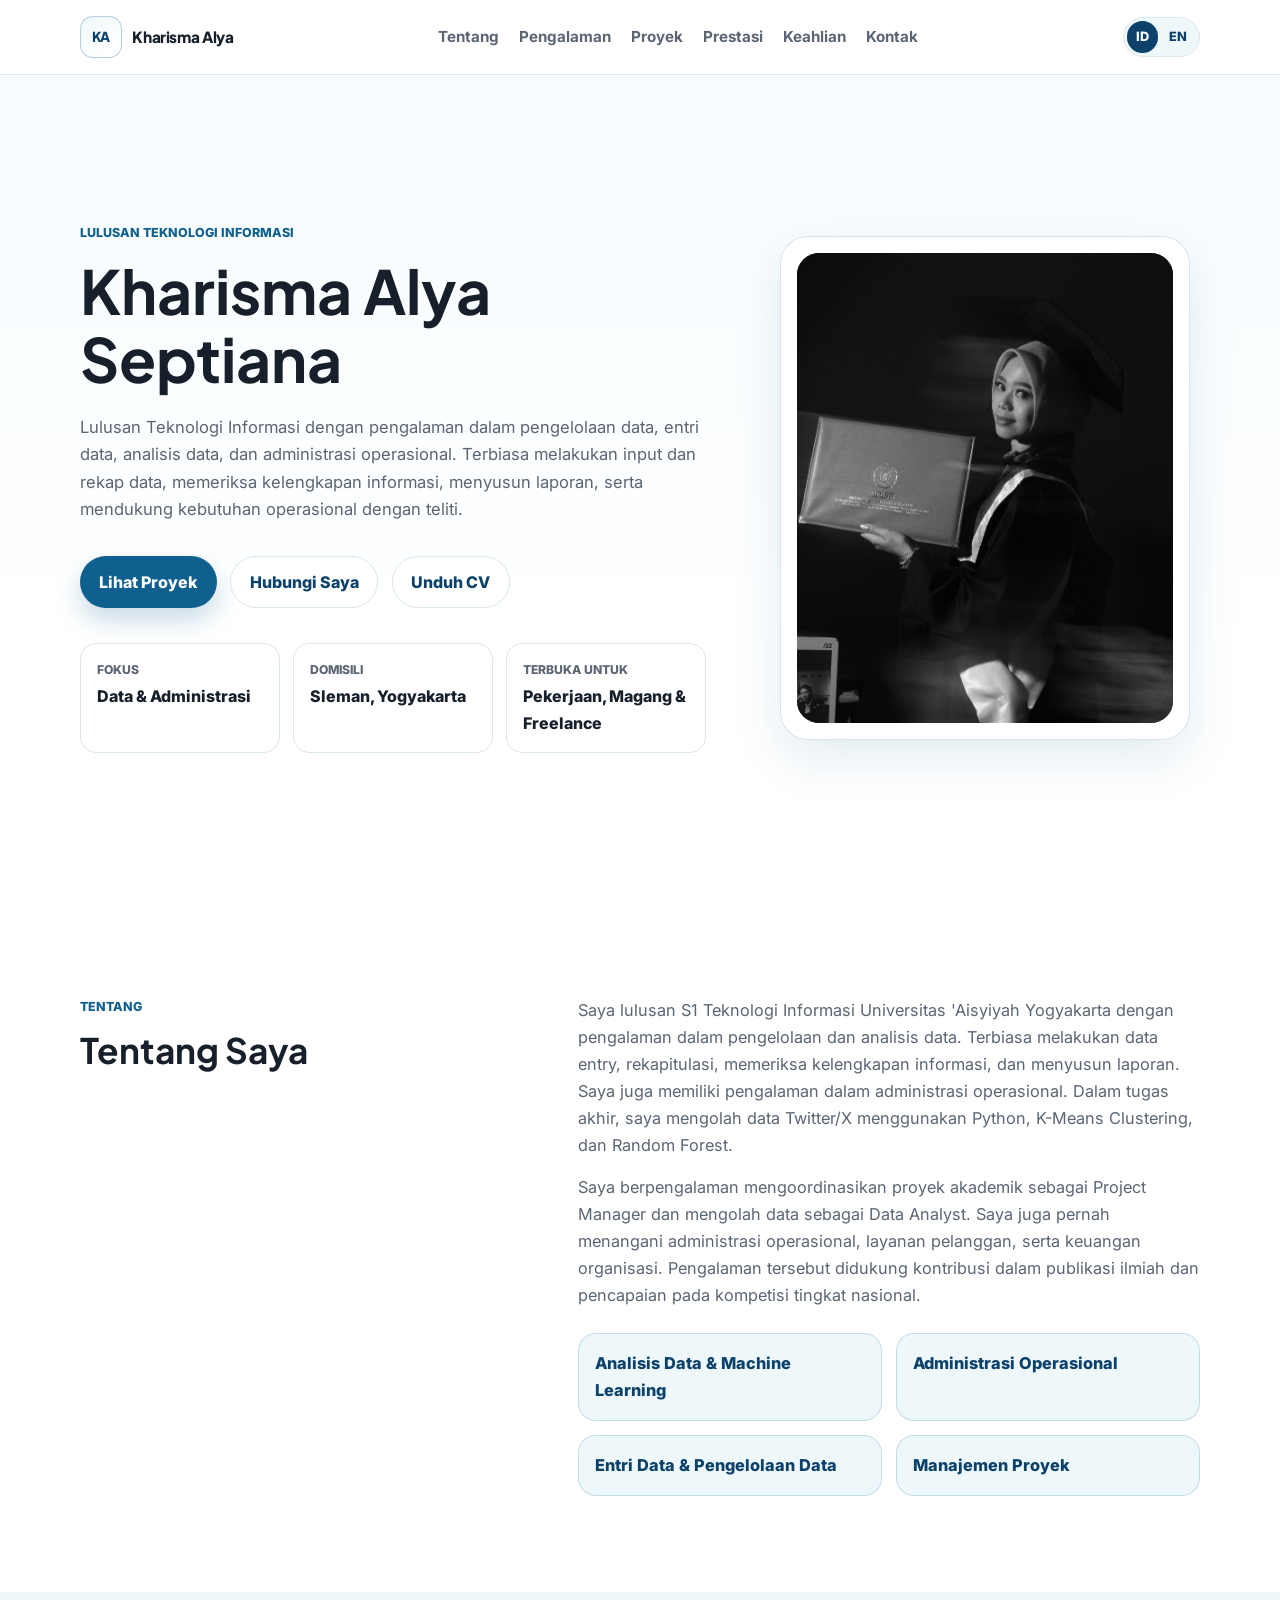
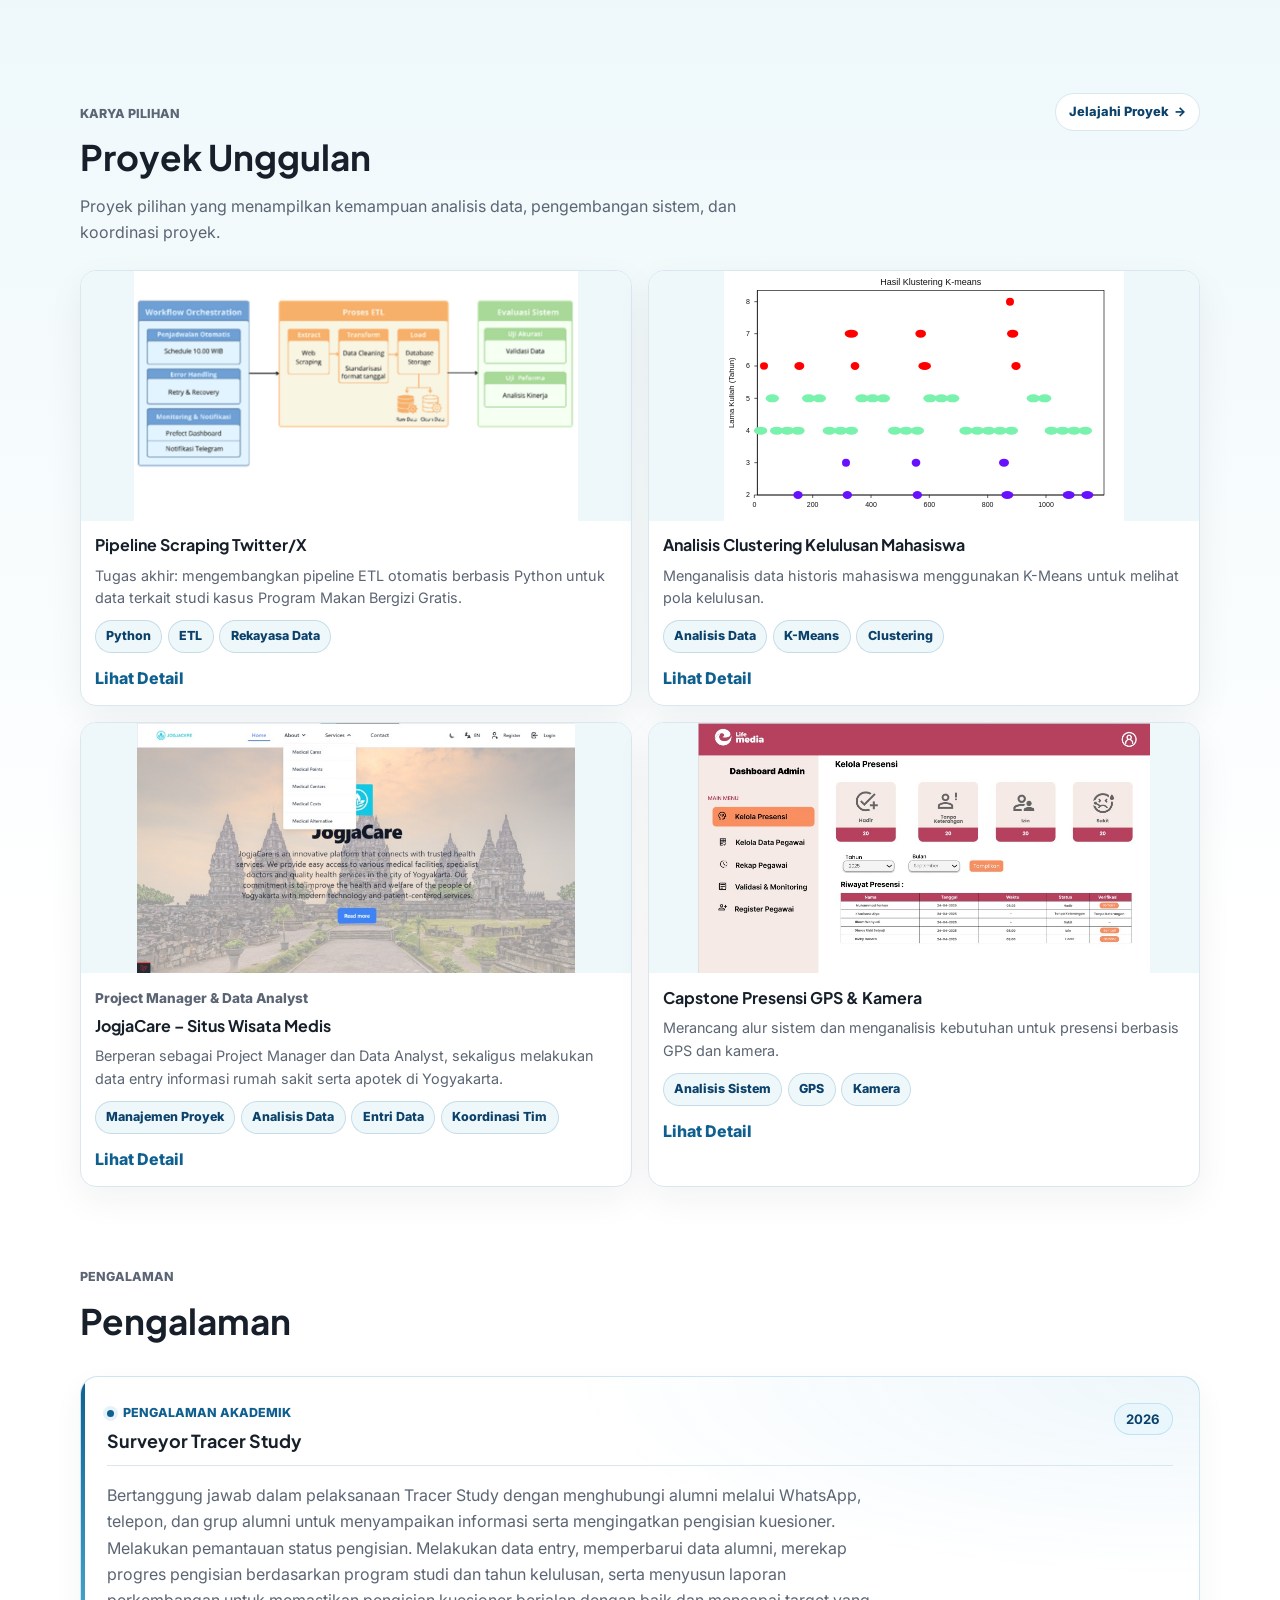
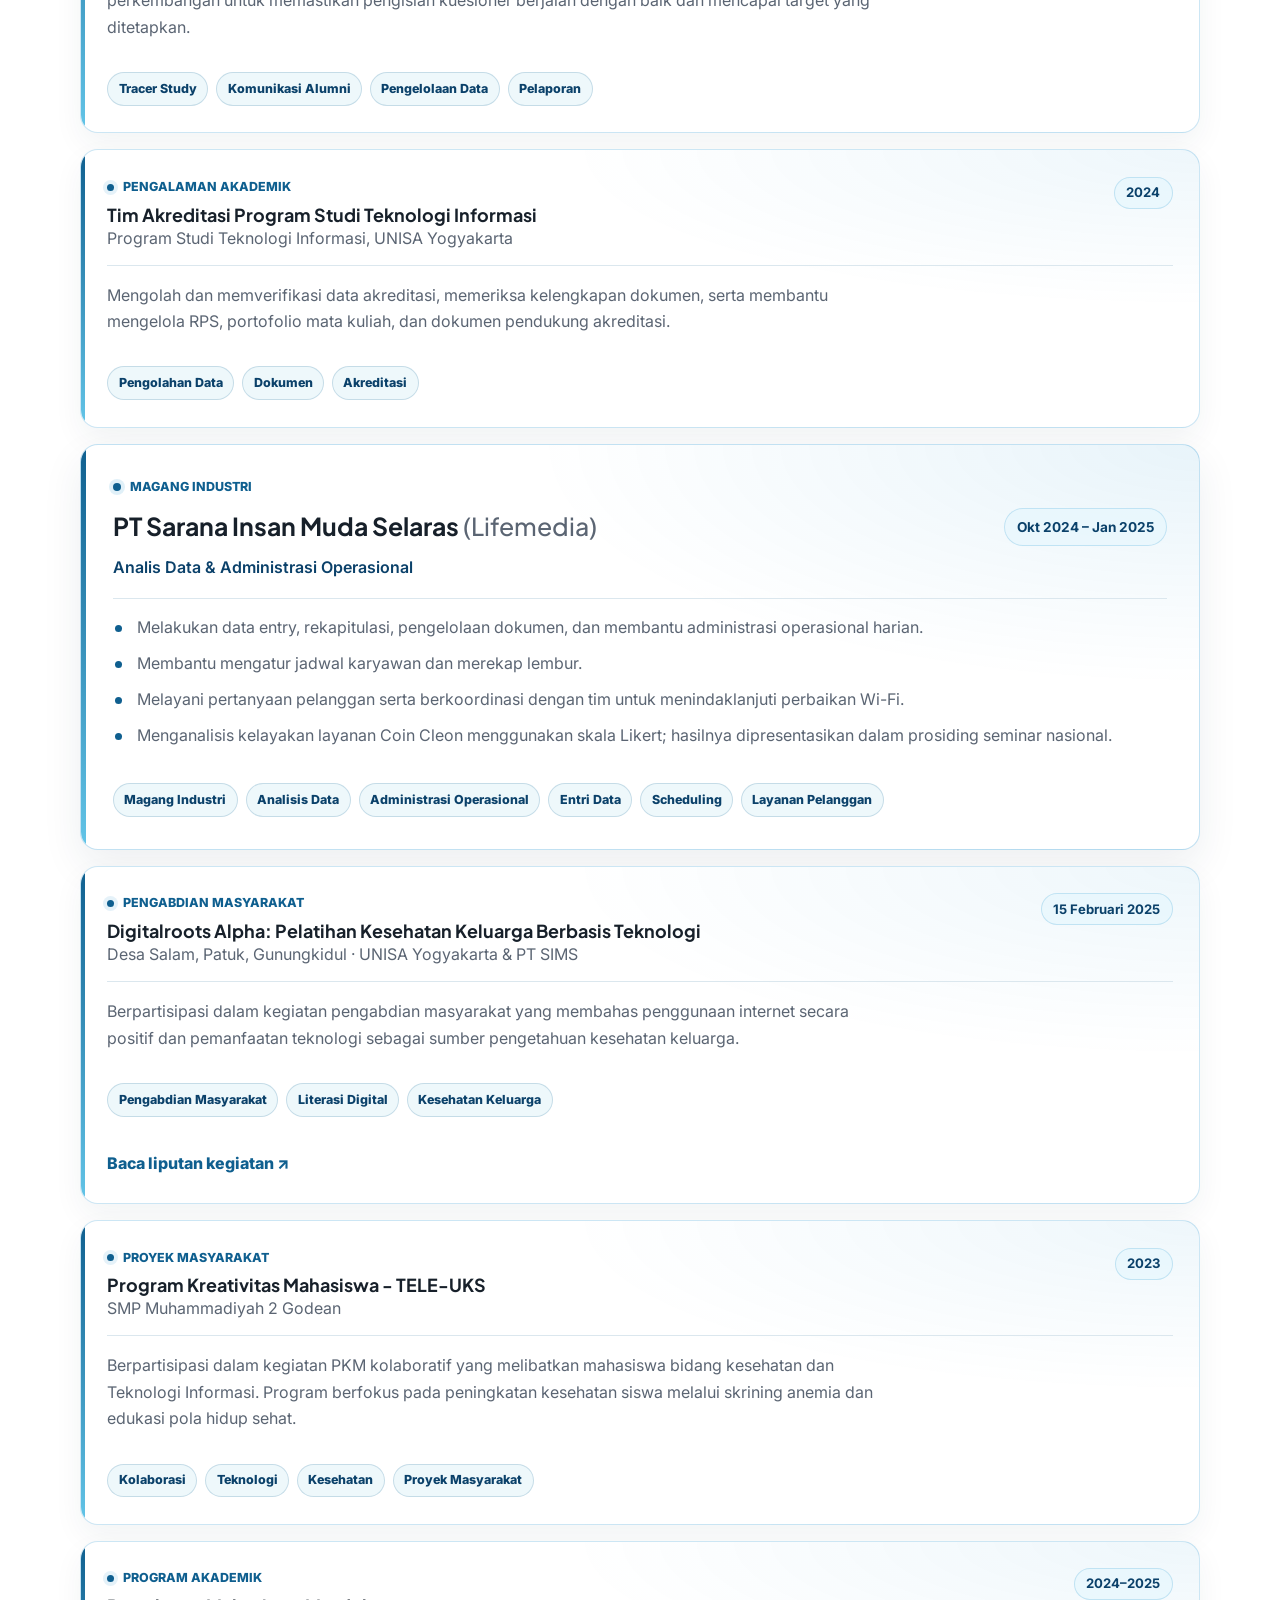
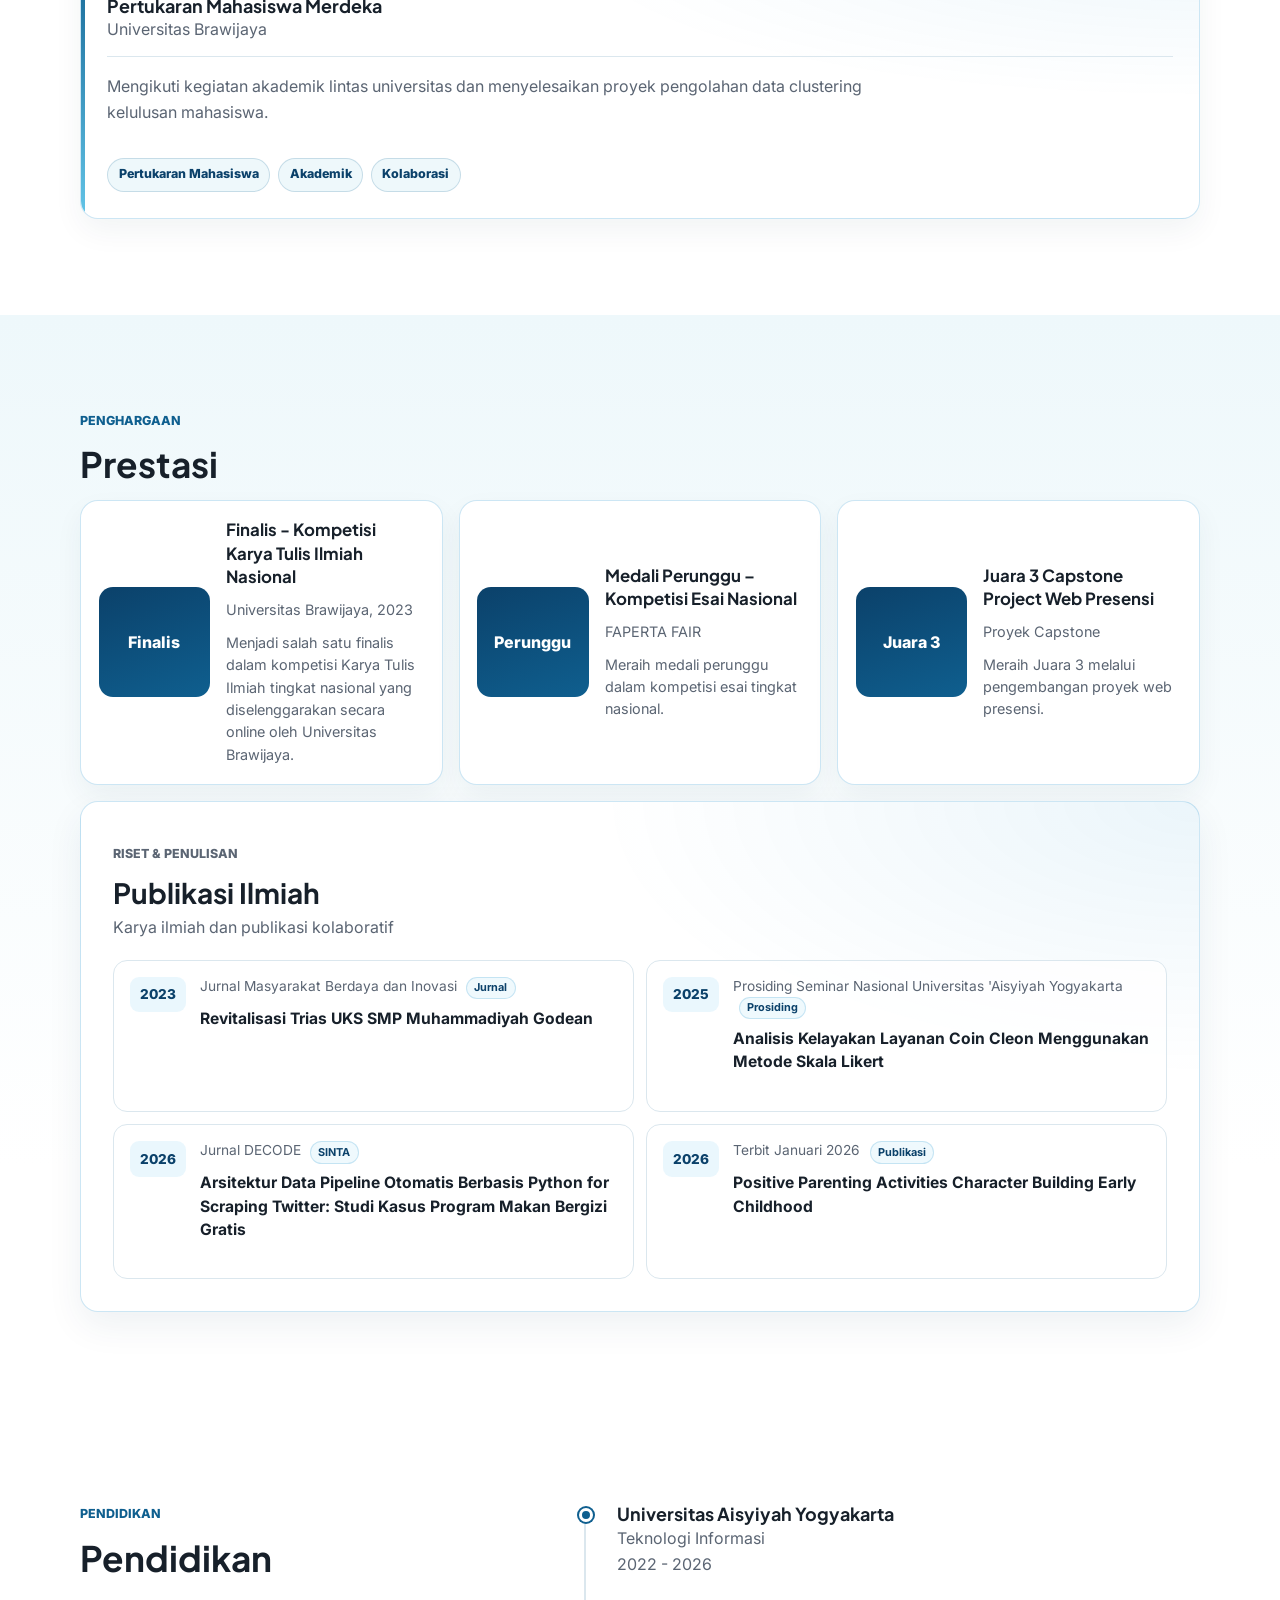
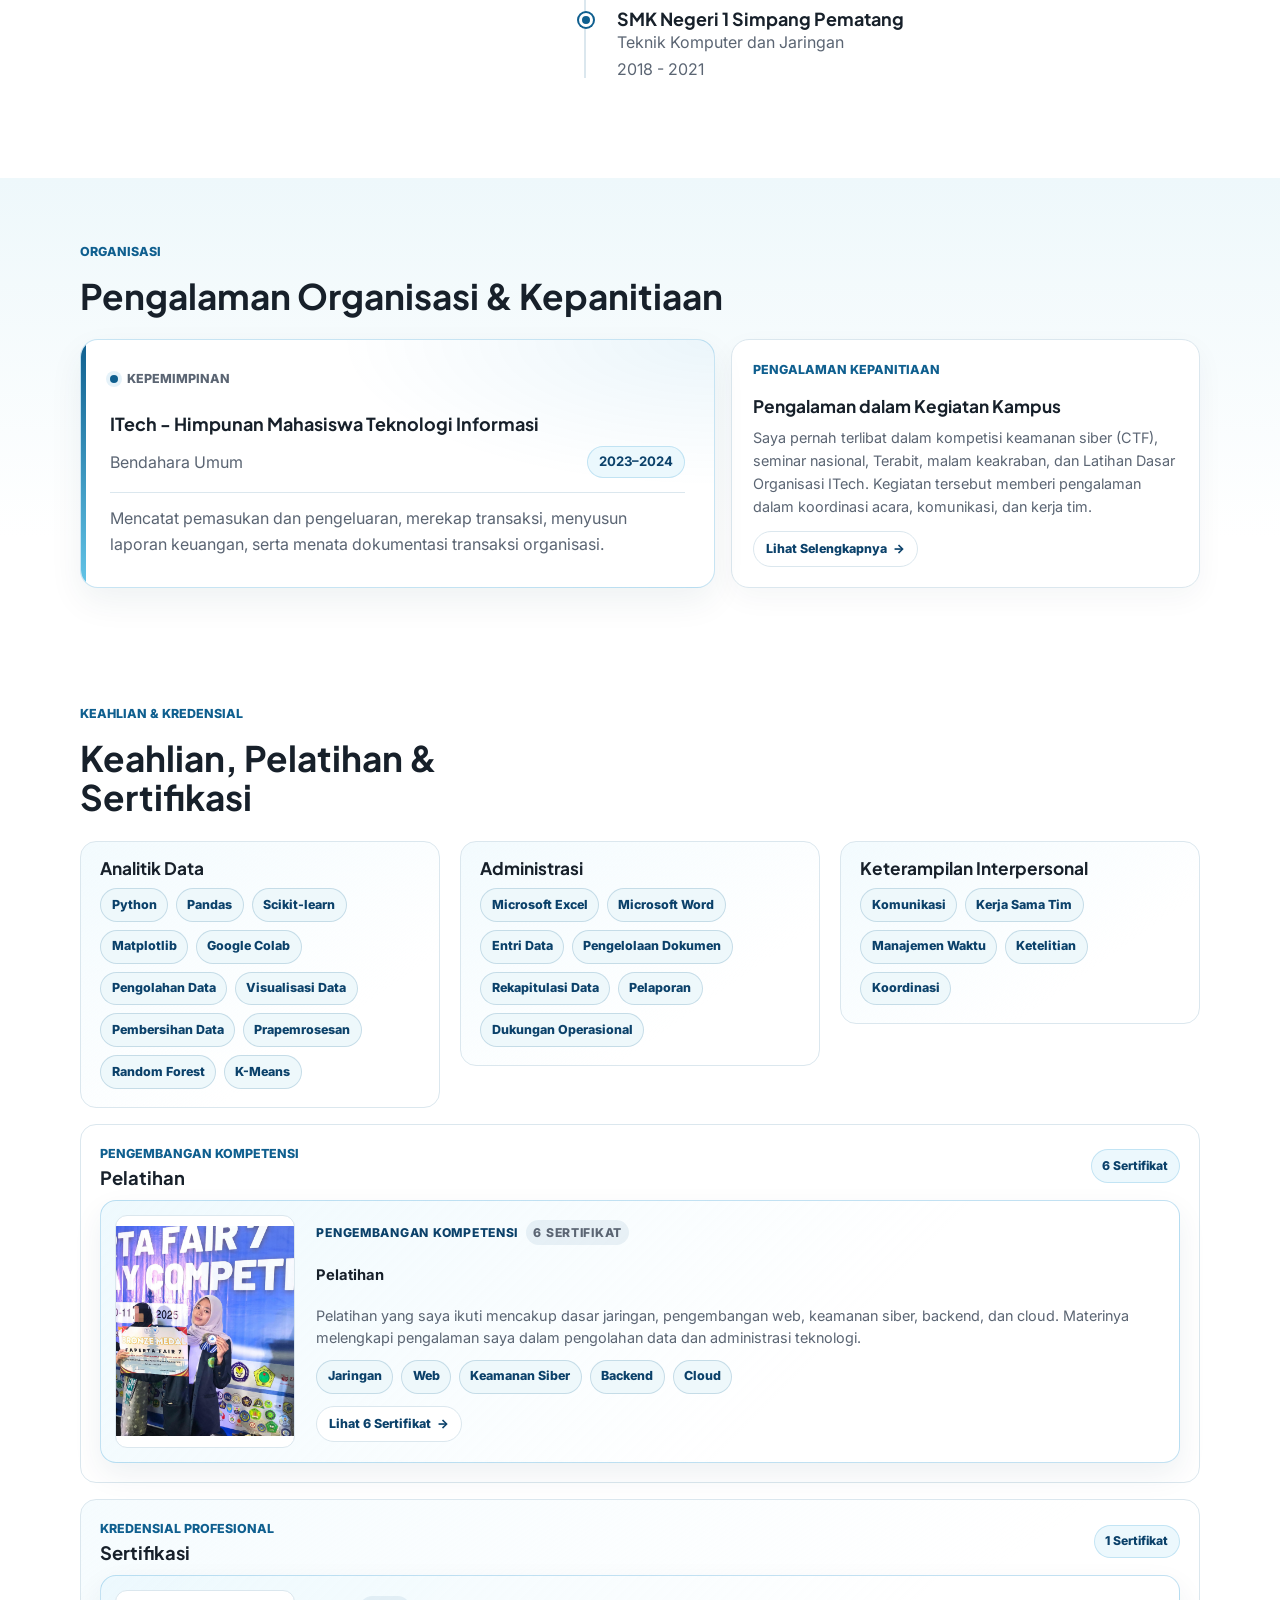
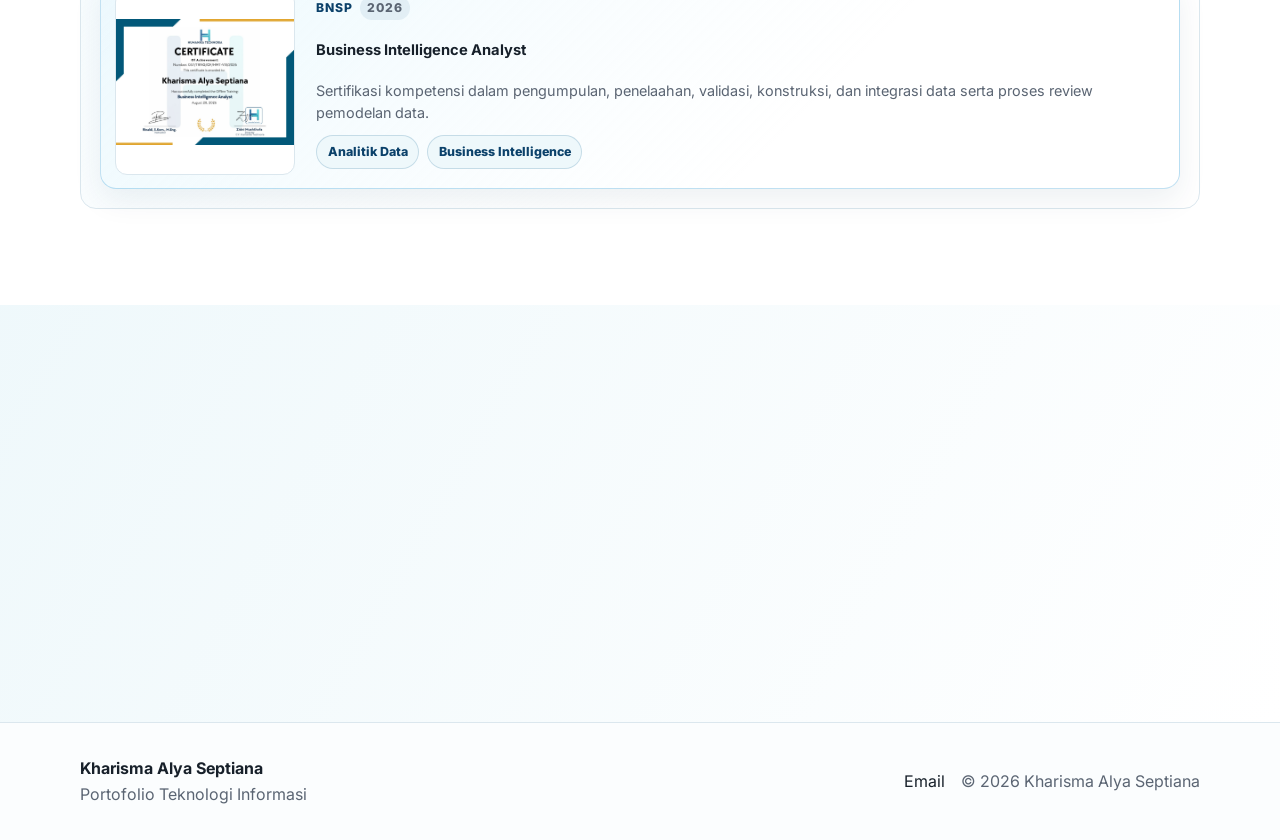
<file: index.html>
﻿<!doctype html>
<html lang="id">
  <head>
    <meta charset="utf-8" />
    <meta name="viewport" content="width=device-width, initial-scale=1" />
    <title>Kharisma Alya Septiana | Information Technology Portfolio</title>
    <meta
      name="description"
      content="Portfolio Kharisma Alya Septiana, mahasiswa Teknologi Informasi dengan pengalaman dalam data analysis, system development, UI design, dan project management."
    />
    <meta
      property="og:title"
      content="Kharisma Alya Septiana | Information Technology Portfolio"
    />
    <meta
      property="og:description"
      content="Portfolio project-oriented untuk data analysis, system development, UI design, dan project management."
    />
    <meta property="og:type" content="website" />
    <meta property="og:image" content="assets/og-portfolio.svg" />
    <link rel="preconnect" href="https://fonts.googleapis.com" />
    <link rel="preconnect" href="https://fonts.gstatic.com" crossorigin />
    <link
      href="https://fonts.googleapis.com/css2?family=Inter:wght@400;500;600;700;800&family=Plus+Jakarta+Sans:wght@600;700;800&display=swap"
      rel="stylesheet"
    />
    <link rel="stylesheet" href="styles.css?v=font-scale-2" />
  </head>
  <body>
    <a class="skip-link" href="#main">Skip to content</a>

    <header class="site-header" data-header>
      <nav class="nav wrap" aria-label="Primary navigation">
        <a class="brand" href="#home" aria-label="Kharisma Alya Septiana home">
          <span class="brand-mark">KA</span>
          <span class="brand-name">Kharisma Alya</span>
        </a>
        <button
          class="nav-toggle"
          type="button"
          aria-expanded="false"
          aria-controls="nav-menu"
          aria-label="Open navigation"
        >
          <span></span>
          <span></span>
          <span></span>
        </button>
        <div class="nav-menu" id="nav-menu">
          <a href="#about">About</a>
          <a href="#experience">Experience</a>
          <a href="#projects">Projects</a>
          <a href="#achievements">Achievements</a>
          <a href="#skills">Skills</a>
          <a href="#contact">Contact</a>
        </div>
        <div class="language-switch" role="group" aria-label="Pilih bahasa" data-language-switch>
          <button type="button" data-language="id" aria-pressed="true" lang="id">ID</button>
          <button type="button" data-language="en" aria-pressed="false" lang="en">EN</button>
        </div>
      </nav>
    </header>

    <main id="main">
      <section class="hero section-band" id="home">
        <div class="wrap hero-grid">
          <div class="hero-copy reveal">
            <p class="eyebrow">Information Technology Graduate</p>
            <h1>Kharisma Alya Septiana</h1>
            <p class="hero-text">
              Lulusan Teknologi Informasi dengan pengalaman dalam pengelolaan
              data, entri data, analisis data, dan administrasi operasional.
              Terbiasa melakukan input dan rekap data, memeriksa kelengkapan
              informasi, menyusun laporan, serta mendukung kebutuhan
              operasional dengan teliti.
            </p>
            <div class="hero-actions" aria-label="Primary actions">
              <a class="btn btn-primary" href="#projects">View Projects</a>
              <a class="btn btn-ghost" href="#contact">Contact Me</a>
              <button class="btn btn-ghost" type="button" onclick="window.alert('Maaf, CV Alya sedang diperbarui. Sebentar ya!')">
                Download CV
              </button>
            </div>
            <dl class="hero-meta" aria-label="Portfolio highlights">
              <div>
                <dt>Focus</dt>
                <dd>Data &amp; Administration</dd>
              </div>
              <div>
                <dt>Based in</dt>
                <dd>Sleman, Yogyakarta</dd>
              </div>
              <div>
                <dt>Open to</dt>
                <dd>Employment, Internship &amp; Freelance</dd>
              </div>
            </dl>
          </div>
          <div class="hero-visual reveal">
            <div class="portrait-card">
              <div class="portrait-frame">
                <img
                  class="portrait-photo"
                  src="assets/kharisma-graduation.jpg"
                  alt="Kharisma Alya Septiana mengenakan toga dan memegang ijazah saat wisuda"
                  width="1560"
                  height="1040"
                  fetchpriority="high"
                />
              </div>
            </div>
          </div>
        </div>
      </section>

      <section class="section" id="about">
        <div class="wrap two-column">
          <div class="section-heading reveal">
            <p class="eyebrow">About</p>
            <h2>About Me</h2>
          </div>
          <div class="about-content reveal">
            <p>
              Saya lulusan S1 Teknologi Informasi Universitas 'Aisyiyah
              Yogyakarta dengan pengalaman dalam pengelolaan dan analisis
              data. Terbiasa melakukan data entry, rekapitulasi, memeriksa
              kelengkapan informasi, dan menyusun laporan. Saya juga memiliki
              pengalaman dalam administrasi operasional. Dalam tugas akhir,
              saya mengolah data Twitter/X menggunakan Python, K-Means
              Clustering, dan Random Forest.
            </p>
            <p>
              Saya berpengalaman mengoordinasikan proyek akademik sebagai
              Project Manager dan mengolah data sebagai Data Analyst. Saya
              juga pernah menangani administrasi operasional, layanan
              pelanggan, serta keuangan organisasi. Pengalaman tersebut
              didukung kontribusi dalam publikasi ilmiah dan pencapaian pada
              kompetisi tingkat nasional.
            </p>
            <div class="highlight-grid" aria-label="Core highlights">
              <article>Data Analytics &amp; Machine Learning</article>
              <article>Operational Administration</article>
              <article>Data Entry &amp; Data Management</article>
              <article>Project Management</article>
            </div>
          </div>
        </div>
      </section>

      <section class="section section-soft projects-section" id="projects">
        <div class="wrap">
          <div class="projects-heading-row">
            <div class="section-title reveal">
              <p class="eyebrow">Karya Pilihan</p>
              <h2>Proyek Unggulan</h2>
              <p>Proyek pilihan yang menampilkan kemampuan analisis data, pengembangan sistem, dan koordinasi proyek.</p>
            </div>
            <a class="btn btn-ghost projects-archive-link" href="other-projects.html">Jelajahi Proyek <span aria-hidden="true">&rarr;</span></a>
          </div>
          <div class="featured-grid">
            <article class="project-card featured reveal">
              <img src="assets/PIPELINE.png" alt="Diagram alur pipeline ETL untuk data Twitter/X" loading="lazy" />
              <div class="card-body">
                <h3>Pipeline Scraping Twitter/X</h3>
                <p>Tugas akhir: mengembangkan pipeline ETL otomatis berbasis Python untuk data terkait studi kasus Program Makan Bergizi Gratis.</p>
                <div class="tags"><span>Python</span><span>ETL</span><span>Data Engineering</span></div>
                <button class="text-button" type="button" data-project="pipeline">View Details</button>
              </div>
            </article>
            <article class="project-card featured reveal">
              <img src="assets/project-clustering.svg" alt="Visualisasi analisis clustering kelulusan mahasiswa" loading="lazy" />
              <div class="card-body">
                <h3>Analisis Clustering Kelulusan Mahasiswa</h3>
                <p>Menganalisis data historis mahasiswa menggunakan K-Means untuk melihat pola kelulusan.</p>
                <div class="tags"><span>Data Analysis</span><span>K-Means</span><span>Clustering</span></div>
                <button class="text-button" type="button" data-project="clustering">View Details</button>
              </div>
            </article>
            <article class="project-card featured reveal">
              <img src="assets/jogjacare.png" alt="Tampilan halaman utama JogjaCare" loading="lazy" />
              <div class="card-body">
                <p class="project-subtitle">Project Manager &amp; Data Analyst</p>
                <h3>JogjaCare &ndash; Medical Tourism Website</h3>
                <p>Berperan sebagai Project Manager dan Data Analyst, sekaligus melakukan data entry informasi rumah sakit serta apotek di Yogyakarta.</p>
                <div class="tags"><span>Project Management</span><span>Data Analysis</span><span>Data Entry</span><span>Team Coordination</span></div>
                <button class="text-button" type="button" data-project="medical">View Details</button>
              </div>
            </article>
            <article class="project-card featured reveal">
              <img src="assets/PRESENSI.png" alt="Tampilan aplikasi Capstone Presensi GPS dan Kamera" loading="lazy" />
              <div class="card-body">
                <h3>Capstone Presensi GPS &amp; Kamera</h3>
                <p>Merancang alur sistem dan menganalisis kebutuhan untuk presensi berbasis GPS dan kamera.</p>
                <div class="tags"><span>Analisis Sistem</span><span>GPS</span><span>Kamera</span></div>
                <button class="text-button" type="button" data-project="attendance">Lihat Detail</button>
              </div>
            </article>
          </div>
          <div class="project-carousel reveal" data-project-carousel hidden>
            <div class="project-carousel-controls" aria-label="Project carousel controls">
              <button class="carousel-button" type="button" data-carousel-prev aria-label="Scroll projects left" disabled>&lsaquo;</button>
              <button class="carousel-button" type="button" data-carousel-next aria-label="Scroll projects right">&rsaquo;</button>
            </div>
          <div class="small-project-grid" data-project-track tabindex="0" aria-label="Other projects">
            <article class="small-card reveal">
              <h3>Game Labirin</h3>
              <p>
                Project akhir Pemrograman Dasar berupa game labirin kelompok
                menggunakan C++.
              </p>
              <div class="tags">
                <span>C++</span><span>Programming Fundamentals</span>
              </div>
            </article>
            <article class="small-card reveal">
              <h3>Formulir Rekam Medis</h3>
              <p>
                Aplikasi pengelolaan data pasien untuk project Struktur Data dan
                Algoritma.
              </p>
              <div class="tags">
                <span>Java</span><span>Data Structure</span>
              </div>
            </article>
            <article class="small-card reveal">
              <h3>MoodleCloud Learning Project</h3>
              <p>
                Pengembangan pembelajaran berbasis MoodleCloud untuk Inovasi
                Pembelajaran Jarak Jauh.
              </p>
              <div class="tags"><span>Moodle</span><span>E-Learning</span></div>
            </article>
            <article class="small-card reveal">
              <h3>Business Case - Indoned Gizi</h3>
              <p>
                Project kelompok untuk merancang strategi dan solusi
                pengembangan perusahaan.
              </p>
              <div class="tags">
                <span>Business Analysis</span><span>Strategy</span>
              </div>
            </article>
            <article class="small-card reveal">
              <h3>Sistem Prediksi Penyakit Jantung</h3>
              <p>Membangun sistem prediksi penyakit jantung menggunakan algoritma Random Forest.</p>
              <div class="tags"><span>Machine Learning</span><span>Random Forest</span></div>
            </article>
            <article class="small-card reveal">
              <h3>Prediksi Penjualan Coffee Shop</h3>
              <p>Menganalisis tren penjualan untuk menghasilkan insight pengoptimalan stok.</p>
              <div class="tags"><span>Data Analysis</span><span>Forecasting</span></div>
            </article>
            <article class="small-card reveal">
              <h3>Sistem Pakar Diagnosa Penyakit Asma</h3>
              <p>Sistem pakar berbasis website untuk membantu proses diagnosis awal penyakit asma menggunakan rule dan data gejala yang dikumpulkan.</p>
              <div class="tags"><span>Expert System</span><span>Web Development</span><span>Data Collection</span></div>
            </article>



          </div>
          </div>
        </div>
      </section>

      <section class="section experience-section" id="experience">
        <div class="wrap">
          <div class="section-title reveal">
            <p class="eyebrow">Experience</p>
            <h2>Experience</h2>
          </div>
          <div class="experience-list">
            <article class="experience-card reveal">
              <div>
                <p class="eyebrow">Academic Experience</p>
                <h3>Surveyor Tracer Study</h3>
                <span class="experience-period">2026</span>
              </div>
              <p>
                Bertanggung jawab dalam pelaksanaan Tracer Study dengan
                menghubungi alumni melalui WhatsApp, telepon, dan grup alumni
                untuk menyampaikan informasi serta mengingatkan pengisian
                kuesioner. Melakukan pemantauan status pengisian.
                Melakukan data entry, memperbarui data alumni, merekap progres
                pengisian berdasarkan program studi dan tahun kelulusan, serta
                menyusun laporan perkembangan untuk
                memastikan pengisian kuesioner berjalan dengan baik dan mencapai
                target yang ditetapkan.
              </p>
              <div class="tags"><span>Tracer Study</span><span>Alumni Outreach</span><span>Data Management</span><span>Reporting</span></div>
            </article>
            <article class="experience-card reveal">
              <div>
                <p class="eyebrow">Academic Experience</p>
                <h3>Tim Akreditasi Program Studi Teknologi Informasi</h3>
                <p class="muted">Program Studi Teknologi Informasi, UNISA Yogyakarta</p>
                <span class="experience-period">2024</span>
              </div>
              <p>Mengolah dan memverifikasi data akreditasi, memeriksa kelengkapan dokumen, serta membantu mengelola RPS, portofolio mata kuliah, dan dokumen pendukung akreditasi.</p>
              <div class="tags"><span>Pengolahan Data</span><span>Dokumen</span><span>Akreditasi</span></div>
            </article>
            <article class="experience-card reveal internship-card">
              <div>
                <p class="eyebrow internship-label">Industry Internship</p>
                <div class="internship-heading">
                  <h3>PT Sarana Insan Muda Selaras <span>(Lifemedia)</span></h3>
                  <span class="internship-period">Okt 2024 – Jan 2025</span>
                </div>
                <p class="internship-role">Data Analyst &amp; Operational Administration</p>
              </div>
              <ul class="internship-duties">
                <li>Melakukan data entry, rekapitulasi, pengelolaan dokumen, dan membantu administrasi operasional harian.</li>
                <li>Membantu mengatur jadwal karyawan dan merekap lembur.</li>
                <li>Melayani pertanyaan pelanggan serta berkoordinasi dengan tim untuk menindaklanjuti perbaikan Wi-Fi.</li>
                <li>Menganalisis kelayakan layanan Coin Cleon menggunakan skala Likert; hasilnya dipresentasikan dalam prosiding seminar nasional.</li>
              </ul>
              <div class="tags">
                <span>Industry Internship</span>
                <span>Data Analysis</span>
                <span>Operational Administration</span>
                <span>Data Entry</span>
                <span>Scheduling</span>
                <span>Customer Service</span>
              </div>
            </article>
            <article class="experience-card reveal">
              <div>
                <p class="eyebrow">Community Service</p>
                <h3>Digitalroots Alpha: Pelatihan Kesehatan Keluarga Berbasis Teknologi</h3>
                <p class="muted">Desa Salam, Patuk, Gunungkidul · UNISA Yogyakarta &amp; PT SIMS</p>
                <span class="experience-period">15 Februari 2025</span>
              </div>
              <p>
                Berpartisipasi dalam kegiatan pengabdian masyarakat yang membahas
                penggunaan internet secara positif dan pemanfaatan teknologi
                sebagai sumber pengetahuan kesehatan keluarga.
              </p>
              <div class="tags">
                <span>Community Service</span><span>Digital Literacy</span><span>Family Health</span>
              </div>
              <a class="text-button" href="https://psti.unisayogya.ac.id/2025/02/20/dosen-psti-unisa-mengabdi-gelar-pelatihan-kesehatan-keluarga-berbasis-teknologi-di-desa-salam/" target="_blank" rel="noopener noreferrer">Baca liputan kegiatan ↗</a>
            </article>
            <article class="experience-card reveal">
              <div>
                <p class="eyebrow">Community Project</p>
                <h3>Program Kreativitas Mahasiswa - TELE-UKS</h3>
                <p class="muted">SMP Muhammadiyah 2 Godean</p>
                <span class="experience-period">2023</span>
              </div>
              <p>
                Berpartisipasi dalam kegiatan PKM kolaboratif yang melibatkan
                mahasiswa bidang kesehatan dan Teknologi Informasi. Program
                berfokus pada peningkatan kesehatan siswa melalui skrining
                anemia dan edukasi pola hidup sehat.
              </p>
              <div class="tags">
                <span>Collaboration</span><span>Technology</span
                ><span>Health</span><span>Community Project</span>
              </div>
            </article>
            <article class="experience-card reveal">
              <div>
                <p class="eyebrow">Academic Program</p>
                <h3>Pertukaran Mahasiswa Merdeka</h3>
                <p class="muted">Universitas Brawijaya</p>
                <span class="experience-period">2024–2025</span>
              </div>
              <p>
                Mengikuti kegiatan akademik lintas universitas dan menyelesaikan
                proyek pengolahan data clustering kelulusan mahasiswa.
              </p>
              <div class="tags">
                <span>Student Exchange</span><span>Academic</span
                ><span>Collaboration</span>
              </div>
            </article>
          </div>
        </div>
      </section>

      <section class="section section-soft" id="achievements">
        <div class="wrap achievement-grid">
          <div class="section-heading reveal achievement-section-heading">
            <p class="eyebrow">Recognition</p>
            <h2>Achievements</h2>
          </div>
          <article class="achievement-card reveal">
            <a class="certificate-thumb" href="assets/FINALIS.jpg" data-certificate aria-label="Lihat sertifikat Finalist">
              <span>Finalist</span>
            </a>
            <div>
              <h3><a href="assets/FINALIS.jpg" data-certificate>Finalist - National Scientific Writing Competition</a></h3>
              <p class="muted">Universitas Brawijaya, 2023</p>
              <p>
                Menjadi salah satu finalis dalam kompetisi Karya Tulis Ilmiah
                tingkat nasional yang diselenggarakan secara online oleh
                Universitas Brawijaya.
              </p>
            </div>
          </article>
          <article class="achievement-card reveal">
            <a class="certificate-thumb" href="assets/BRONZE.png" data-certificate aria-label="Lihat sertifikat Bronze Medal"><span>Bronze</span></a>
            <div>
              <h3><a href="assets/BRONZE.png" data-certificate>Bronze Medal – National Essay Competition</a></h3>
              <p class="muted">FAPERTA FAIR</p>
              <p>Meraih medali perunggu dalam kompetisi esai tingkat nasional.</p>
            </div>
          </article>
          <article class="achievement-card reveal">
            <a class="certificate-thumb" href="assets/juara%203.jpg" data-certificate aria-label="Lihat sertifikat Juara 3">
              <span>3rd Place</span>
            </a>
            <div>
              <h3><a href="assets/juara%203.jpg" data-certificate>Juara 3 Capstone Project Web Presensi</a></h3>
              <p class="muted">Capstone Project</p>
              <p>Meraih Juara 3 melalui pengembangan proyek web presensi.</p>
            </div>
          </article>
          <article class="achievement-card reveal publication-card">
            <div class="publication-heading">
              <p class="eyebrow">Research &amp; Writing</p>
              <h3>Scientific Publications</h3>
              <p class="muted">Karya ilmiah dan publikasi kolaboratif</p>
            </div>
            <div class="publication-list">
              <article class="publication-item">
                <span class="publication-year">2023</span>
                <div><p class="publication-source">Jurnal Masyarakat Berdaya dan Inovasi <span>Journal</span></p>
                <h4><a href="https://garuda.kemdiktisaintek.go.id/documents/detail/3810836" target="_blank" rel="noopener noreferrer">Revitalisasi Trias UKS SMP Muhammadiyah Godean</a></h4></div>
              </article>
              <article class="publication-item">
                <span class="publication-year">2025</span>
                <div><p class="publication-source">Prosiding Seminar Nasional Universitas 'Aisyiyah Yogyakarta <span>Proceedings</span></p>
                <h4><a href="https://proceeding.unisayogya.ac.id/index.php/prosemnaslppm/article/view/1147/697" target="_blank" rel="noopener noreferrer">Analisis Kelayakan Layanan Coin Cleon Menggunakan Metode Skala Likert</a></h4></div>
              </article>
              <article class="publication-item">
                <span class="publication-year">2026</span>
                <div><p class="publication-source">Jurnal DECODE <span>SINTA</span></p>
                <h4><a href="https://journal.umkendari.ac.id/decode/article/view/1656" target="_blank" rel="noopener noreferrer">Arsitektur Data Pipeline Otomatis Berbasis Python for Scraping Twitter: Studi Kasus Program Makan Bergizi Gratis</a></h4></div>
              </article>
              <article class="publication-item">
                <span class="publication-year">2026</span>
                <div><p class="publication-source">Terbit Januari 2026 <span>Publikasi</span></p>
                <h4><a href="https://proceeding.unisayogya.ac.id/index.php/proichst/article/view/1969" target="_blank" rel="noopener noreferrer">Positive Parenting Activities Character Building Early Childhood</a></h4></div>
              </article>
            </div>
          </article>
        </div>
      </section>

      <section class="section" id="education">
        <div class="wrap two-column">
          <div class="section-heading reveal">
            <p class="eyebrow">Education</p>
            <h2>Education</h2>
          </div>
          <div class="timeline reveal">
            <article class="timeline-item">
              <span class="timeline-dot"></span>
              <div>
                <h3>Universitas Aisyiyah Yogyakarta</h3>
                <p>Teknologi Informasi</p>
                <span>2022 - 2026</span>
              </div>
            </article>
            <article class="timeline-item">
              <span class="timeline-dot"></span>
              <div>
                <h3>SMK Negeri 1 Simpang Pematang</h3>
                <p>Teknik Komputer dan Jaringan</p>
                <span>2018 - 2021</span>
              </div>
            </article>
          </div>
        </div>
      </section>

      <section class="section section-soft org-section" id="organization">
        <div class="wrap org-grid">
          <div class="section-heading reveal">
            <p class="eyebrow">Organisasi</p>
            <h2>Pengalaman Organisasi &amp; Kepanitiaan</h2>
          </div>
          <div class="org-content reveal">
            <article class="experience-card org-leadership-card">
              <p class="eyebrow">Leadership</p>
              <h3>ITech - Himpunan Mahasiswa Teknologi Informasi</h3>
              <div class="org-meta">
                <span>Bendahara Umum</span>
                <span class="experience-period">2023–2024</span>
              </div>
              <p class="org-description">
                Mencatat pemasukan dan pengeluaran, merekap transaksi, menyusun laporan keuangan, serta menata dokumentasi transaksi organisasi.
              </p>
            </article>
            <article class="committee-summary">
              <p class="eyebrow">Pengalaman Kepanitiaan</p>
              <h3>Pengalaman dalam Kegiatan Kampus</h3>
              <p>Saya pernah terlibat dalam kompetisi keamanan siber (CTF), seminar nasional, Terabit, malam keakraban, dan Latihan Dasar Organisasi ITech. Kegiatan tersebut memberi pengalaman dalam koordinasi acara, komunikasi, dan kerja tim.</p>
              <a class="btn btn-ghost committee-more-link" href="committee.html">Lihat Selengkapnya <span aria-hidden="true">&rarr;</span></a>
            </article>
            <div class="committee-news" hidden>
              <h3>Committee Experience</h3>
              <p>Pengalaman dalam kegiatan kampus dan kepanitiaan.</p>
              <a class="btn btn-ghost committee-detail-link" href="committee.html">Lihat Selengkapnya <span aria-hidden="true">&rarr;</span></a>
              <div class="committee-marquee" aria-label="Committee and campus event experience">
                <div class="committee-track">
                  <article class="committee-story"><div class="committee-photo"><span>Foto kegiatan</span><b>01</b></div><div class="committee-story-copy"><span>Kompetisi</span><h4>Kompetisi Keamanan Siber</h4><p>Capture The Flag (CTF)</p></div></article>
                  <article class="committee-story"><div class="committee-photo"><span>Foto kegiatan</span><b>02</b></div><div class="committee-story-copy"><span>Seminar</span><h4>Seminar Nasional</h4><p>Kepanitiaan acara akademik</p></div></article>
                  <article class="committee-story"><div class="committee-photo"><span>Foto kegiatan</span><b>03</b></div><div class="committee-story-copy"><span>Acara Kampus</span><h4>Terabit</h4><p>Kegiatan kemahasiswaan</p></div></article>
                  <article class="committee-story"><div class="committee-photo"><span>Foto kegiatan</span><b>04</b></div><div class="committee-story-copy"><span>Kebersamaan</span><h4>Malam Keakraban</h4><p>Makrab</p></div></article>
                  <article class="committee-story"><div class="committee-photo"><span>Foto kegiatan</span><b>05</b></div><div class="committee-story-copy"><span>Keuangan</span><h4>Pengelolaan Keuangan</h4><p>Tanggung jawab bendahara</p></div></article>
                  <article class="committee-story"><div class="committee-photo"><span>Foto kegiatan</span><b>06</b></div><div class="committee-story-copy"><span>Acara</span><h4>Perencanaan Acara</h4><p>Koordinasi kegiatan</p></div></article>
                  <article class="committee-story"><div class="committee-photo"><span>Foto kegiatan</span><b>07</b></div><div class="committee-story-copy"><span>Komunikasi</span><h4>Hubungan Masyarakat</h4><p>Informasi dan publikasi acara</p></div></article>
                  <div class="committee-story" aria-hidden="true"><div class="committee-photo"><span>Foto kegiatan</span><b>01</b></div><div class="committee-story-copy"><span>Kompetisi</span><h4>Kompetisi Keamanan Siber</h4><p>Capture The Flag (CTF)</p></div></div>
                  <div class="committee-story" aria-hidden="true"><div class="committee-photo"><span>Foto kegiatan</span><b>02</b></div><div class="committee-story-copy"><span>Seminar</span><h4>Seminar Nasional</h4><p>Kepanitiaan acara akademik</p></div></div>
                  <div class="committee-story" aria-hidden="true"><div class="committee-photo"><span>Foto kegiatan</span><b>03</b></div><div class="committee-story-copy"><span>Acara Kampus</span><h4>Terabit</h4><p>Kegiatan kemahasiswaan</p></div></div>
                  <div class="committee-story" aria-hidden="true"><div class="committee-photo"><span>Foto kegiatan</span><b>04</b></div><div class="committee-story-copy"><span>Kebersamaan</span><h4>Malam Keakraban</h4><p>Makrab</p></div></div>
                  <div class="committee-story" aria-hidden="true"><div class="committee-photo"><span>Foto kegiatan</span><b>05</b></div><div class="committee-story-copy"><span>Keuangan</span><h4>Pengelolaan Keuangan</h4><p>Tanggung jawab bendahara</p></div></div>
                  <div class="committee-story" aria-hidden="true"><div class="committee-photo"><span>Foto kegiatan</span><b>06</b></div><div class="committee-story-copy"><span>Acara</span><h4>Perencanaan Acara</h4><p>Koordinasi kegiatan</p></div></div>
                  <div class="committee-story" aria-hidden="true"><div class="committee-photo"><span>Foto kegiatan</span><b>07</b></div><div class="committee-story-copy"><span>Komunikasi</span><h4>Hubungan Masyarakat</h4><p>Informasi dan publikasi acara</p></div></div>
                </div>
              </div>
            </div>
          </div>
        </div>
      </section>

      <section class="section skills-section" id="skills">
        <div class="wrap two-column">
          <div class="section-heading reveal">
            <p class="eyebrow">Skills &amp; Credentials</p>
            <h2>Skills, Training &amp; Certification</h2>
          </div>
          <div class="about-content reveal credentials-content">
            <div class="skill-group">
              <h3>Data Analytics</h3>
              <div class="tags"><span>Python</span><span>Pandas</span><span>Scikit-learn</span><span>Matplotlib</span><span>Google Colab</span><span>Data Processing</span><span>Data Visualization</span><span>Data Cleaning</span><span>Preprocessing</span><span>Random Forest</span><span>K-Means</span></div>
            </div>
            <div class="skill-group">
              <h3>Administration</h3>
              <div class="tags"><span>Microsoft Excel</span><span>Microsoft Word</span><span>Data Entry</span><span>Document Management</span><span>Data Recapitulation</span><span>Reporting</span><span>Operational Support</span></div>
            </div>
            <div class="skill-group">
              <h3>Soft Skills</h3>
              <div class="tags"><span>Communication</span><span>Teamwork</span><span>Time Management</span><span>Attention to Detail</span><span>Coordination</span></div>
            </div>
            <div class="training-section">
              <div class="credentials-section-heading">
                <div><p class="eyebrow">Pengembangan Kompetensi</p><h3>Pelatihan</h3></div>
                <span class="credential-count">6 Sertifikat</span>
              </div>
              <article class="certificate-card training-feature-card">
                <div class="certificate-art certificate-art-image training-feature-art">
                  <img src="assets/alya.jpg" alt="Kharisma Alya Septiana menerima medali perunggu di FAPERTA FAIR 7" loading="lazy" />
                </div>
                <div class="certificate-info">
                  <p class="certificate-meta">Pengembangan Kompetensi <span>6 Sertifikat</span></p>
                  <h4>Pelatihan</h4>
                  <p>Pelatihan yang saya ikuti mencakup dasar jaringan, pengembangan web, keamanan siber, backend, dan cloud. Materinya melengkapi pengalaman saya dalam pengolahan data dan administrasi teknologi.</p>
                  <div class="tags"><span>Jaringan</span><span>Web</span><span>Keamanan Siber</span><span>Backend</span><span>Cloud</span></div>
                  <a class="btn btn-ghost training-more-link" href="training.html">Lihat 6 Sertifikat <span aria-hidden="true">&rarr;</span></a>
                </div>
              </article>
            </div>
            <div class="certificate-section">
              <div class="credentials-section-heading">
                <div><p class="eyebrow">Professional Credential</p><h3>Certification</h3></div>
                <span class="credential-count">1 Certificate</span>
              </div>
              <article class="certificate-card">
                <div class="certificate-art certificate-art-image">
                  <img src="assets/BNSP.jpeg" alt="Sertifikat BNSP Business Intelligence Analyst" loading="lazy" />
                </div>
                <div class="certificate-info">
                  <p class="certificate-meta">BNSP <span>2026</span></p>
                  <h4>Business Intelligence Analyst</h4>
                  <p>Sertifikasi kompetensi dalam pengumpulan, penelaahan, validasi, konstruksi, dan integrasi data serta proses review pemodelan data.</p>
                  <div class="tags"><span>Data Analytics</span><span>Business Intelligence</span></div>
                </div>
              </article>
            </div>
          </div>
        </div>
      </section>

      <section class="section contact-section" id="contact">
        <div class="wrap contact-grid">
          <div class="section-heading reveal">
            <p class="eyebrow">Contact</p>
            <h2>Let's Connect</h2>
            <p>
              Terbuka untuk kesempatan kerja, magang, project, maupun kolaborasi
              di bidang teknologi.
            </p>
          </div>
          <div class="contact-card reveal">
            <a href="mailto:alyaseptia19@gmail.com">alyaseptia19@gmail.com</a>
            <a href="tel:+6282179410376">0821-7941-0376</a>
            <p>Yogyakarta, Indonesia</p>
            <a class="btn btn-primary" href="mailto:alyaseptia19@gmail.com"
              >Send Email</a
            >
          </div>
        </div>
      </section>
    </main>

    <footer class="footer">
      <div class="wrap footer-grid">
        <div>
          <strong>Kharisma Alya Septiana</strong>
          <p>Information Technology Portfolio</p>
        </div>
        <div>
          <a href="mailto:alyaseptia19@gmail.com">Email</a>
        </div>
        <p>&copy; <span id="year">2026</span> Kharisma Alya Septiana</p>
      </div>
    </footer>

    <div class="modal" data-modal hidden>
      <div class="modal-backdrop" data-close-modal></div>
      <section
        class="modal-panel"
        role="dialog"
        aria-modal="true"
        aria-labelledby="modal-title"
        tabindex="-1"
      >
        <button
          class="modal-close"
          type="button"
          data-close-modal
          aria-label="Close dialog"
        >
          &times;
        </button>
        <div class="modal-content" data-modal-content></div>
      </section>
    </div>

    <script src="translations.js?v=portfolio-content-4"></script>
    <script src="script.js?v=portfolio-content-2"></script>
  </body>
</html>
</file>
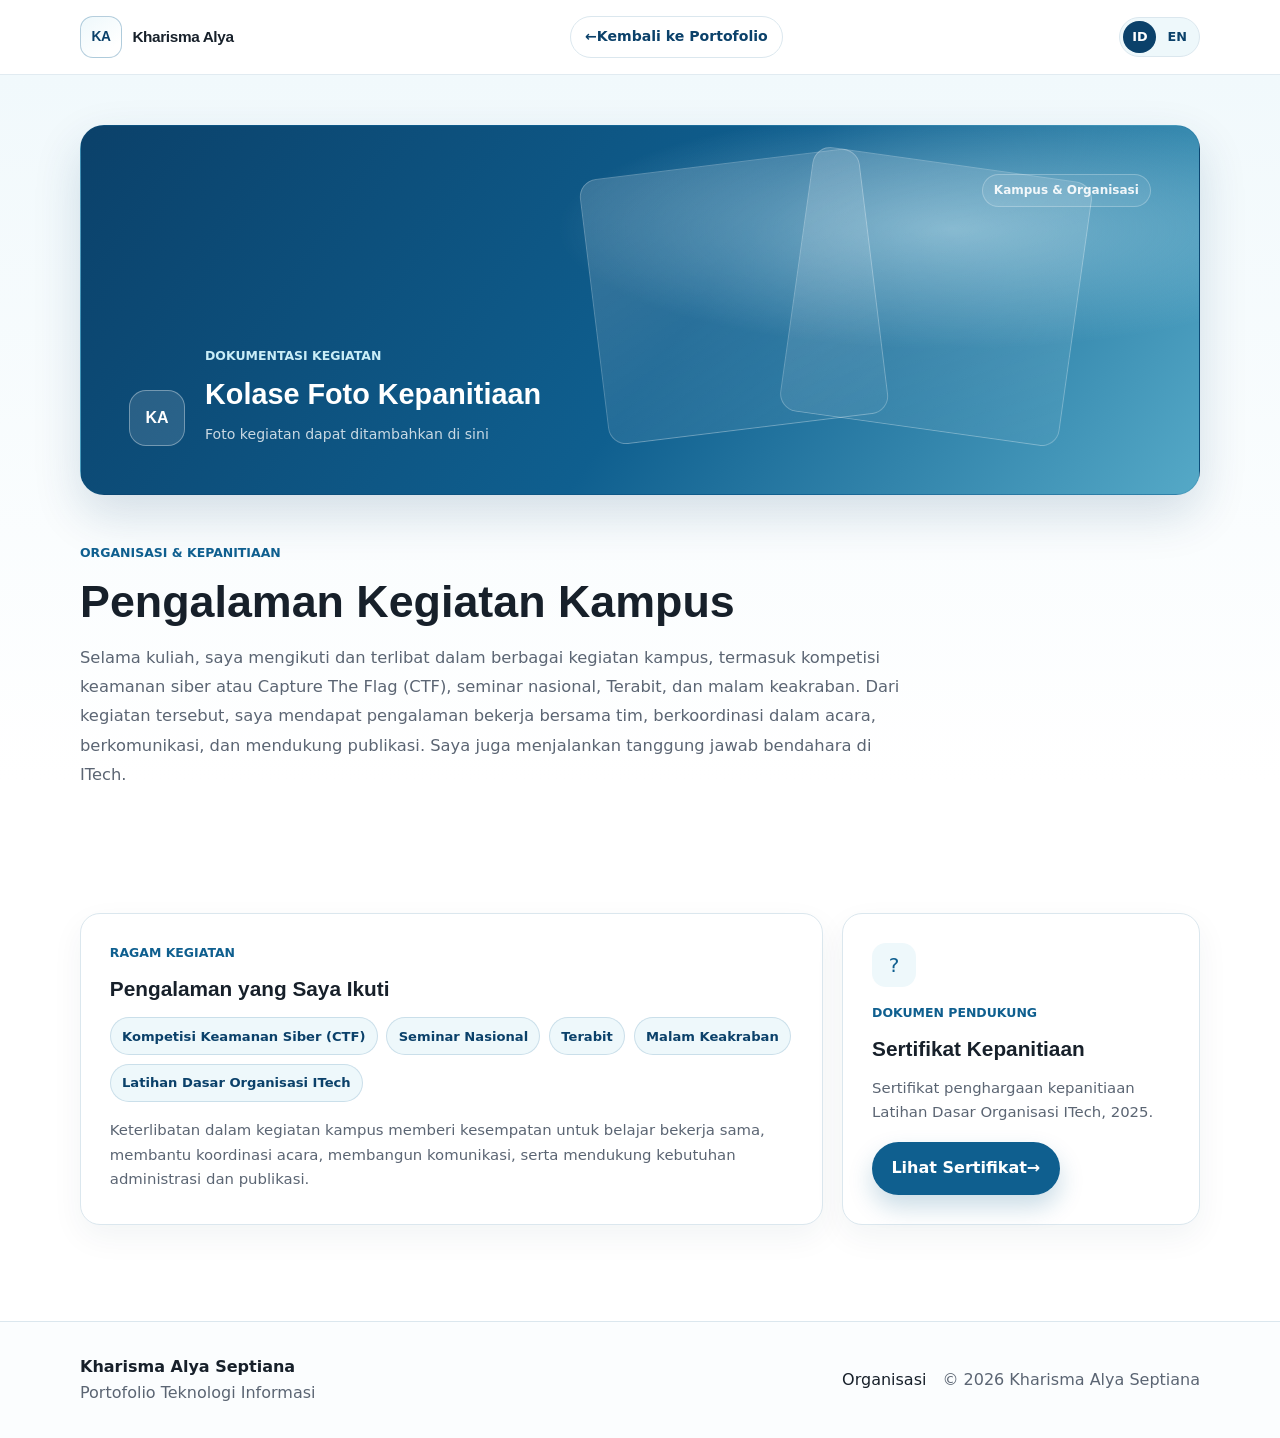
<file: committee.html>
<!doctype html>
<html lang="id">
  <head>
    <meta charset="utf-8" />
    <meta name="viewport" content="width=device-width, initial-scale=1" />
    <title>Kepanitiaan &amp; Organisasi | Kharisma Alya Septiana</title>
    <meta name="description" content="Pengalaman organisasi dan kepanitiaan kampus Kharisma Alya Septiana." />
    <meta property="og:title" content="Kepanitiaan &amp; Organisasi | Kharisma Alya Septiana" />
    <meta property="og:description" content="Pengalaman organisasi dan kepanitiaan kampus Kharisma Alya Septiana." />
    <meta property="og:type" content="website" />
    <link rel="preconnect" href="https://fonts.googleapis.com" />
    <link rel="preconnect" href="https://fonts.gstatic.com" crossorigin />
    <link rel="stylesheet" href="styles.css?v=font-scale-2" />
  </head>
  <body>
    <a class="skip-link" href="#main">Lewati ke konten</a>
    <header class="site-header">
      <nav class="nav wrap" aria-label="Primary navigation">
        <a class="brand" href="index.html#home" aria-label="Kharisma Alya Septiana home">
          <span class="brand-mark">KA</span>
          <span class="brand-name">Kharisma Alya</span>
        </a>
        <a class="btn btn-ghost other-back-link" href="index.html#organization"><span aria-hidden="true">&larr;</span> <span>Kembali ke Portofolio</span></a>
        <div class="language-switch" role="group" aria-label="Pilih bahasa" data-language-switch>
          <button type="button" data-language="id" aria-pressed="true" lang="id">ID</button>
          <button type="button" data-language="en" aria-pressed="false" lang="en">EN</button>
        </div>
      </nav>
    </header>
    <main id="main" class="committee-page">
      <section class="committee-page-hero section-band">
        <div class="wrap">
          <div class="committee-collage-placeholder reveal" role="img" aria-label="Area kolase foto kegiatan kepanitiaan">
            <div class="collage-placeholder-mark" aria-hidden="true">KA</div>
            <div><p class="eyebrow">Dokumentasi Kegiatan</p><p class="collage-placeholder-title">Kolase Foto Kepanitiaan</p><p class="collage-placeholder-note">Foto kegiatan dapat ditambahkan di sini</p></div>
            <span class="collage-placeholder-count">Kampus &amp; Organisasi</span>
          </div>
          <div class="committee-page-intro reveal">
            <p class="eyebrow">Organisasi &amp; Kepanitiaan</p>
            <h1>Pengalaman Kegiatan Kampus</h1>
            <p>Selama kuliah, saya mengikuti dan terlibat dalam berbagai kegiatan kampus, termasuk kompetisi keamanan siber atau Capture The Flag (CTF), seminar nasional, Terabit, dan malam keakraban. Dari kegiatan tersebut, saya mendapat pengalaman bekerja bersama tim, berkoordinasi dalam acara, berkomunikasi, dan mendukung publikasi. Saya juga menjalankan tanggung jawab bendahara di ITech.</p>
          </div>
        </div>
      </section>
      <section class="section committee-page-content">
        <div class="wrap committee-page-grid">
          <article class="committee-detail-card reveal">
            <p class="eyebrow">Ragam Kegiatan</p>
            <h2>Pengalaman yang Saya Ikuti</h2>
            <div class="committee-activity-tags"><span>Kompetisi Keamanan Siber (CTF)</span><span>Seminar Nasional</span><span>Terabit</span><span>Malam Keakraban</span><span>Latihan Dasar Organisasi ITech</span></div>
            <p>Keterlibatan dalam kegiatan kampus memberi kesempatan untuk belajar bekerja sama, membantu koordinasi acara, membangun komunikasi, serta mendukung kebutuhan administrasi dan publikasi.</p>
          </article>
          <aside class="committee-certificate-card reveal">
            <div class="committee-certificate-icon" aria-hidden="true">?</div>
            <p class="eyebrow">Dokumen Pendukung</p>
            <h2>Sertifikat Kepanitiaan</h2>
            <p>Sertifikat penghargaan kepanitiaan Latihan Dasar Organisasi ITech, 2025.</p>
            <a class="btn btn-primary" href="assets/LDO.png" target="_blank" rel="noopener noreferrer">Lihat Sertifikat <span aria-hidden="true">&rarr;</span></a>
          </aside>
        </div>
      </section>
    </main>
    <footer class="footer"><div class="wrap footer-grid"><div><strong>Kharisma Alya Septiana</strong><p>Information Technology Portfolio</p></div><a href="index.html#organization">Organization</a><p>&copy; <span id="year">2026</span> Kharisma Alya Septiana</p></div></footer>
    <script src="translations.js?v=portfolio-content-4"></script>
    <script src="script.js?v=portfolio-content-2"></script>
  </body>
</html>
</file>
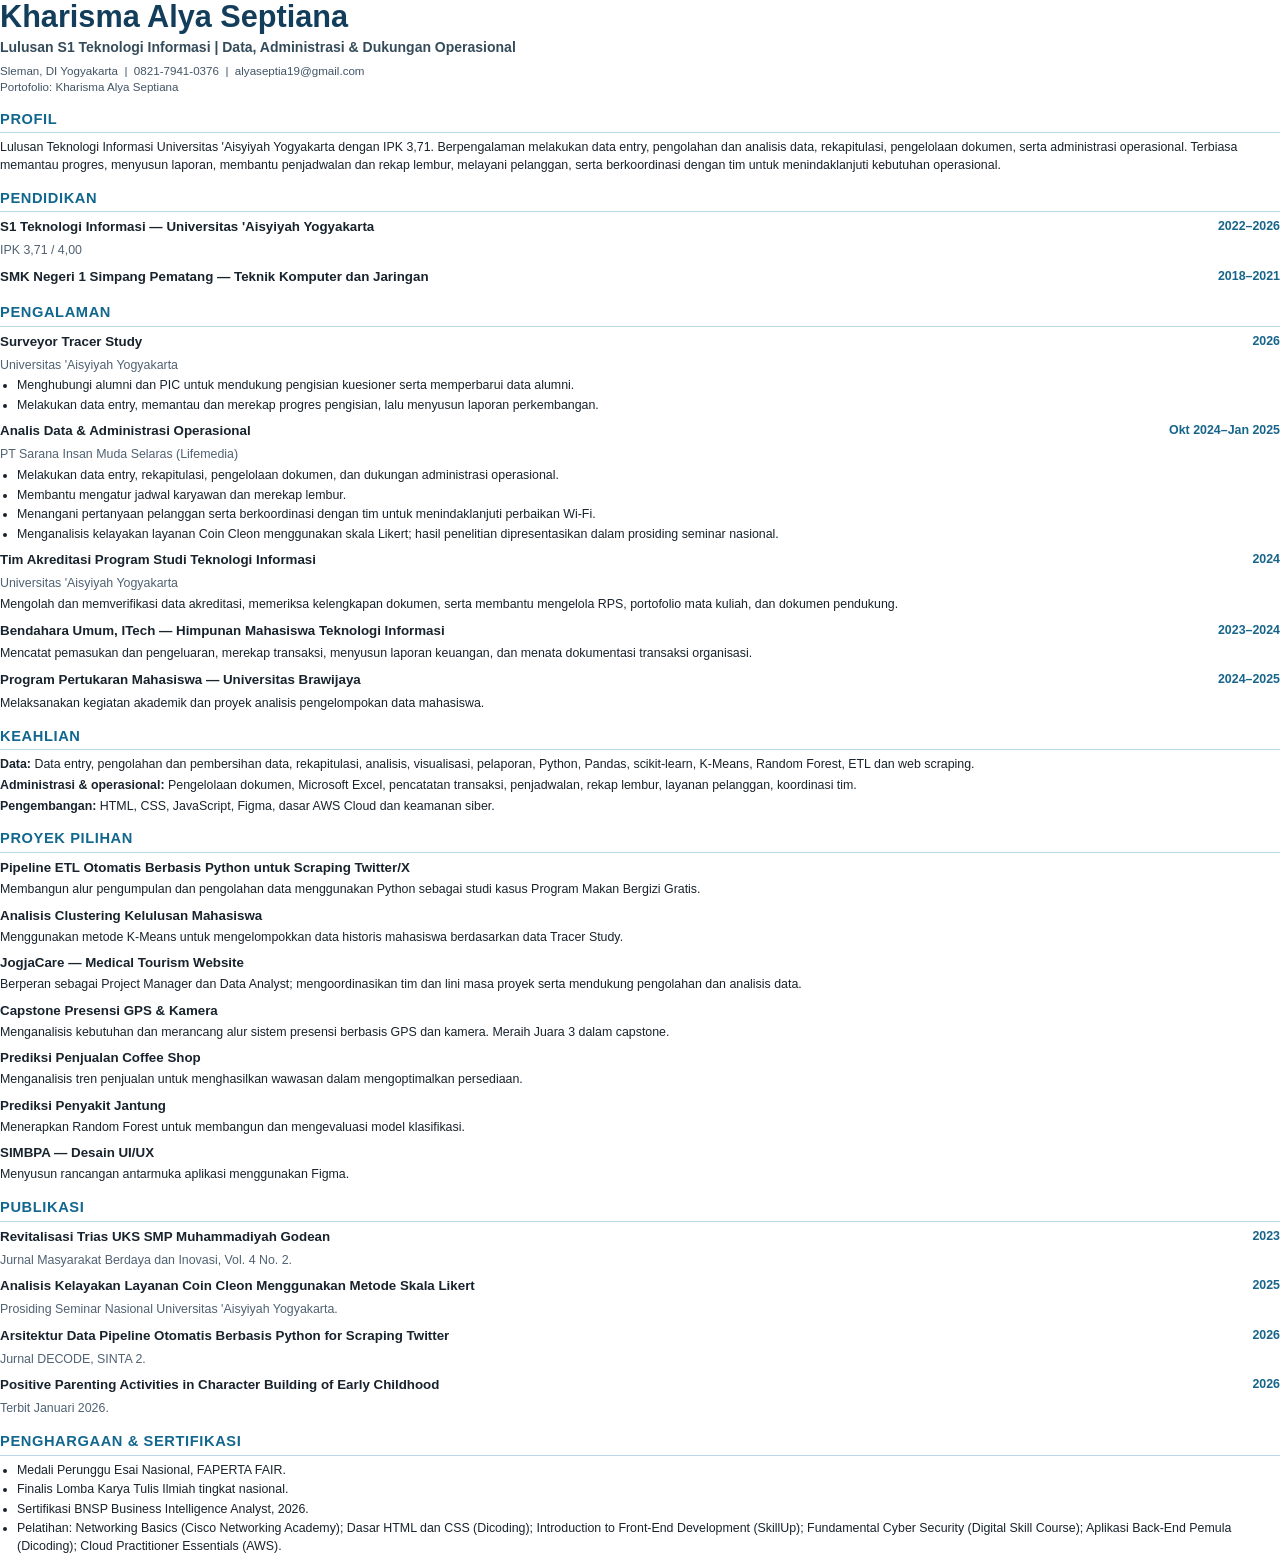
<file: CV_Kharisma_Alya_Septiana.html>
<!doctype html>
<html lang="id">
<head>
<meta charset="utf-8"><meta name="viewport" content="width=device-width,initial-scale=1">
<title>CV Kharisma Alya Septiana</title>
<style>
@page{size:A4;margin:13mm 15mm}*{box-sizing:border-box}body{font:9.3pt/1.42 Arial,sans-serif;color:#18232d;margin:0}h1{font-size:23pt;line-height:1.1;margin:0 0 4px;color:#123e5b}h2{font-size:11pt;text-transform:uppercase;letter-spacing:.6px;color:#12678f;border-bottom:1px solid #b9d8e8;padding-bottom:3px;margin:13px 0 6px}h3{font-size:10pt;margin:0 0 2px}p{margin:3px 0}.contact{font-size:8.7pt;color:#425466}.headline{font-size:10.5pt;font-weight:bold;color:#344b5a;margin-bottom:5px}.entry{margin:0 0 8px}.row{display:flex;justify-content:space-between;gap:8px}.date{white-space:nowrap;color:#17658b;font-weight:bold}.sub{color:#506273}.skills{margin:3px 0}.page-break{break-before:page;page-break-before:always}.compact li{margin:2px 0}.compact{padding-left:17px;margin:3px 0}.small{font-size:8.7pt}
</style></head><body>
<header><h1>Kharisma Alya Septiana</h1><div class="headline">Lulusan S1 Teknologi Informasi | Data, Administrasi &amp; Dukungan Operasional</div><div class="contact">Sleman, DI Yogyakarta &nbsp;|&nbsp; 0821-7941-0376 &nbsp;|&nbsp; alyaseptia19@gmail.com<br>Portofolio: Kharisma Alya Septiana</div></header>
<section><h2>Profil</h2><p>Lulusan Teknologi Informasi Universitas 'Aisyiyah Yogyakarta dengan IPK 3,71. Berpengalaman melakukan data entry, pengolahan dan analisis data, rekapitulasi, pengelolaan dokumen, serta administrasi operasional. Terbiasa memantau progres, menyusun laporan, membantu penjadwalan dan rekap lembur, melayani pelanggan, serta berkoordinasi dengan tim untuk menindaklanjuti kebutuhan operasional.</p></section>
<section><h2>Pendidikan</h2><div class="entry"><div class="row"><h3>S1 Teknologi Informasi — Universitas 'Aisyiyah Yogyakarta</h3><span class="date">2022–2026</span></div><p class="sub">IPK 3,71 / 4,00</p></div><div class="entry"><div class="row"><h3>SMK Negeri 1 Simpang Pematang — Teknik Komputer dan Jaringan</h3><span class="date">2018–2021</span></div></div></section>
<section><h2>Pengalaman</h2>
<div class="entry"><div class="row"><h3>Surveyor Tracer Study</h3><span class="date">2026</span></div><p class="sub">Universitas 'Aisyiyah Yogyakarta</p><ul class="compact"><li>Menghubungi alumni dan PIC untuk mendukung pengisian kuesioner serta memperbarui data alumni.</li><li>Melakukan data entry, memantau dan merekap progres pengisian, lalu menyusun laporan perkembangan.</li></ul></div>
<div class="entry"><div class="row"><h3>Analis Data &amp; Administrasi Operasional</h3><span class="date">Okt 2024–Jan 2025</span></div><p class="sub">PT Sarana Insan Muda Selaras (Lifemedia)</p><ul class="compact"><li>Melakukan data entry, rekapitulasi, pengelolaan dokumen, dan dukungan administrasi operasional.</li><li>Membantu mengatur jadwal karyawan dan merekap lembur.</li><li>Menangani pertanyaan pelanggan serta berkoordinasi dengan tim untuk menindaklanjuti perbaikan Wi-Fi.</li><li>Menganalisis kelayakan layanan Coin Cleon menggunakan skala Likert; hasil penelitian dipresentasikan dalam prosiding seminar nasional.</li></ul></div>
<div class="entry"><div class="row"><h3>Tim Akreditasi Program Studi Teknologi Informasi</h3><span class="date">2024</span></div><p class="sub">Universitas 'Aisyiyah Yogyakarta</p><p>Mengolah dan memverifikasi data akreditasi, memeriksa kelengkapan dokumen, serta membantu mengelola RPS, portofolio mata kuliah, dan dokumen pendukung.</p></div>
<div class="entry"><div class="row"><h3>Bendahara Umum, ITech — Himpunan Mahasiswa Teknologi Informasi</h3><span class="date">2023–2024</span></div><p>Mencatat pemasukan dan pengeluaran, merekap transaksi, menyusun laporan keuangan, dan menata dokumentasi transaksi organisasi.</p></div>
<div class="entry"><div class="row"><h3>Program Pertukaran Mahasiswa — Universitas Brawijaya</h3><span class="date">2024–2025</span></div><p>Melaksanakan kegiatan akademik dan proyek analisis pengelompokan data mahasiswa.</p></div>
</section>
<section><h2>Keahlian</h2><p class="skills"><b>Data:</b> Data entry, pengolahan dan pembersihan data, rekapitulasi, analisis, visualisasi, pelaporan, Python, Pandas, scikit-learn, K-Means, Random Forest, ETL dan web scraping.</p><p class="skills"><b>Administrasi &amp; operasional:</b> Pengelolaan dokumen, Microsoft Excel, pencatatan transaksi, penjadwalan, rekap lembur, layanan pelanggan, koordinasi tim.</p><p class="skills"><b>Pengembangan:</b> HTML, CSS, JavaScript, Figma, dasar AWS Cloud dan keamanan siber.</p></section>
<div class="page-break"></div>
<section><h2>Proyek Pilihan</h2>
<div class="entry"><h3>Pipeline ETL Otomatis Berbasis Python untuk Scraping Twitter/X</h3><p>Membangun alur pengumpulan dan pengolahan data menggunakan Python sebagai studi kasus Program Makan Bergizi Gratis.</p></div>
<div class="entry"><h3>Analisis Clustering Kelulusan Mahasiswa</h3><p>Menggunakan metode K-Means untuk mengelompokkan data historis mahasiswa berdasarkan data Tracer Study.</p></div>
<div class="entry"><h3>JogjaCare — Medical Tourism Website</h3><p>Berperan sebagai Project Manager dan Data Analyst; mengoordinasikan tim dan lini masa proyek serta mendukung pengolahan dan analisis data.</p></div>
<div class="entry"><h3>Capstone Presensi GPS &amp; Kamera</h3><p>Menganalisis kebutuhan dan merancang alur sistem presensi berbasis GPS dan kamera. Meraih Juara 3 dalam capstone.</p></div>
<div class="entry"><h3>Prediksi Penjualan Coffee Shop</h3><p>Menganalisis tren penjualan untuk menghasilkan wawasan dalam mengoptimalkan persediaan.</p></div>
<div class="entry"><h3>Prediksi Penyakit Jantung</h3><p>Menerapkan Random Forest untuk membangun dan mengevaluasi model klasifikasi.</p></div>
<div class="entry"><h3>SIMBPA — Desain UI/UX</h3><p>Menyusun rancangan antarmuka aplikasi menggunakan Figma.</p></div>
</section>
<section><h2>Publikasi</h2>
<div class="entry"><div class="row"><h3>Revitalisasi Trias UKS SMP Muhammadiyah Godean</h3><span class="date">2023</span></div><p class="sub">Jurnal Masyarakat Berdaya dan Inovasi, Vol. 4 No. 2.</p></div>
<div class="entry"><div class="row"><h3>Analisis Kelayakan Layanan Coin Cleon Menggunakan Metode Skala Likert</h3><span class="date">2025</span></div><p class="sub">Prosiding Seminar Nasional Universitas 'Aisyiyah Yogyakarta.</p></div>
<div class="entry"><div class="row"><h3>Arsitektur Data Pipeline Otomatis Berbasis Python for Scraping Twitter</h3><span class="date">2026</span></div><p class="sub">Jurnal DECODE, SINTA 2.</p></div>
<div class="entry"><div class="row"><h3>Positive Parenting Activities in Character Building of Early Childhood</h3><span class="date">2026</span></div><p class="sub">Terbit Januari 2026.</p></div>
</section>
<section><h2>Penghargaan &amp; Sertifikasi</h2><ul class="compact"><li>Medali Perunggu Esai Nasional, FAPERTA FAIR.</li><li>Finalis Lomba Karya Tulis Ilmiah tingkat nasional.</li><li>Sertifikasi BNSP Business Intelligence Analyst, 2026.</li><li>Pelatihan: Networking Basics (Cisco Networking Academy); Dasar HTML dan CSS (Dicoding); Introduction to Front-End Development (SkillUp); Fundamental Cyber Security (Digital Skill Course); Aplikasi Back-End Pemula (Dicoding); Cloud Practitioner Essentials (AWS).</li></ul></section>
</body></html>
</file>
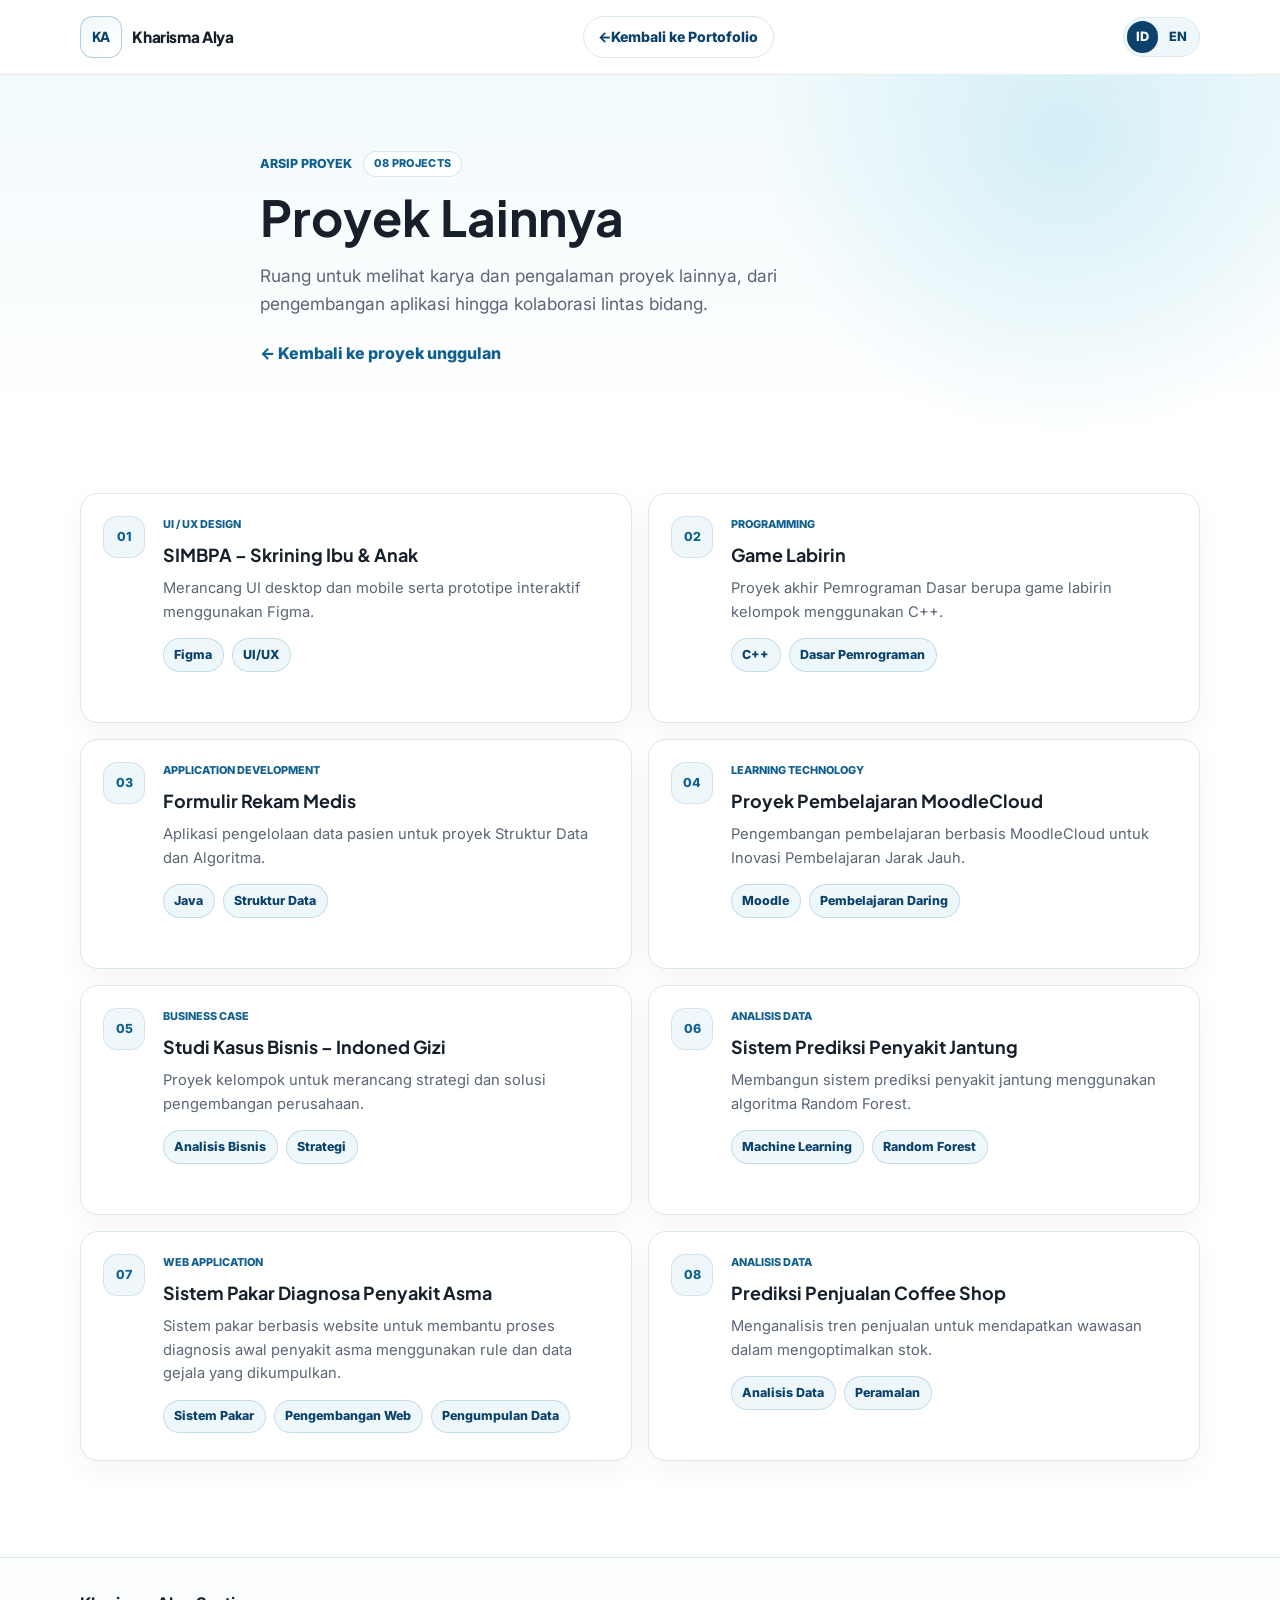
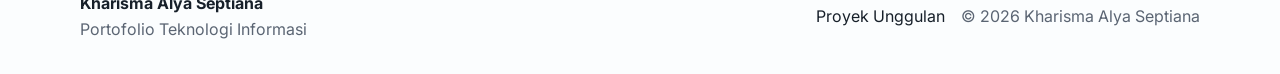
<file: other-projects.html>
<!doctype html>
<html lang="id">
  <head>
    <meta charset="utf-8" />
    <meta name="viewport" content="width=device-width, initial-scale=1" />
    <title>Proyek Lainnya | Kharisma Alya Septiana</title>
    <meta name="description" content="Kumpulan proyek lain Kharisma Alya Septiana di bidang teknologi informasi, data, desain, dan pengembangan sistem." />
    <meta property="og:title" content="Proyek Lainnya | Kharisma Alya Septiana" />
    <meta property="og:description" content="Kumpulan proyek lain Kharisma Alya Septiana." />
    <meta property="og:type" content="website" />
    <link rel="preconnect" href="https://fonts.googleapis.com" />
    <link rel="preconnect" href="https://fonts.gstatic.com" crossorigin />
    <link href="https://fonts.googleapis.com/css2?family=Inter:wght@400;500;600;700;800&family=Plus+Jakarta+Sans:wght@600;700;800&display=swap" rel="stylesheet" />
    <link rel="stylesheet" href="styles.css?v=font-scale-2" />
  </head>
  <body>
    <a class="skip-link" href="#main">Lewati ke konten</a>
    <header class="site-header">
      <nav class="nav wrap" aria-label="Primary navigation">
        <a class="brand" href="index.html#home" aria-label="Kharisma Alya Septiana home">
          <span class="brand-mark">KA</span>
          <span class="brand-name">Kharisma Alya</span>
        </a>
        <a class="btn btn-ghost other-back-link" href="index.html#projects"><span aria-hidden="true">&larr;</span> <span>Kembali ke Portofolio</span></a>
        <div class="language-switch" role="group" aria-label="Pilih bahasa" data-language-switch>
          <button type="button" data-language="id" aria-pressed="true" lang="id">ID</button>
          <button type="button" data-language="en" aria-pressed="false" lang="en">EN</button>
        </div>
      </nav>
    </header>
    <main id="main" class="other-projects-page">
      <section class="other-projects-hero section-band">
        <div class="wrap other-projects-hero-inner reveal">
          <p class="eyebrow">Arsip Proyek <span>08 projects</span></p>
          <h1>Proyek Lainnya</h1>
          <p>Ruang untuk melihat karya dan pengalaman proyek lainnya, dari pengembangan aplikasi hingga kolaborasi lintas bidang.</p>
          <a class="text-button" href="index.html#projects"><span aria-hidden="true">&larr;</span> <span>Kembali ke proyek unggulan</span></a>
        </div>
      </section>
      <section class="section other-project-list" aria-label="Daftar proyek lainnya">
        <div class="wrap other-project-grid">
          <article class="other-project-card reveal"><span class="other-project-number">01</span><div class="other-project-content"><p class="eyebrow">UI / UX Design</p><h2>SIMBPA &ndash; Skrining Ibu &amp; Anak</h2><p>Merancang UI desktop dan mobile serta prototipe interaktif menggunakan Figma.</p><div class="tags"><span>Figma</span><span>UI/UX</span></div></div></article>
          <article class="other-project-card reveal"><span class="other-project-number">02</span><div class="other-project-content"><p class="eyebrow">Programming</p><h2>Game Labirin</h2><p>Proyek akhir Pemrograman Dasar berupa game labirin kelompok menggunakan C++.</p><div class="tags"><span>C++</span><span>Programming Fundamentals</span></div></div></article>
          <article class="other-project-card reveal"><span class="other-project-number">03</span><div class="other-project-content"><p class="eyebrow">Application Development</p><h2>Formulir Rekam Medis</h2><p>Aplikasi pengelolaan data pasien untuk proyek Struktur Data dan Algoritma.</p><div class="tags"><span>Java</span><span>Data Structure</span></div></div></article>
          <article class="other-project-card reveal"><span class="other-project-number">04</span><div class="other-project-content"><p class="eyebrow">Learning Technology</p><h2>Proyek Pembelajaran MoodleCloud</h2><p>Pengembangan pembelajaran berbasis MoodleCloud untuk Inovasi Pembelajaran Jarak Jauh.</p><div class="tags"><span>Moodle</span><span>E-Learning</span></div></div></article>
          <article class="other-project-card reveal"><span class="other-project-number">05</span><div class="other-project-content"><p class="eyebrow">Business Case</p><h2>Studi Kasus Bisnis &ndash; Indoned Gizi</h2><p>Proyek kelompok untuk merancang strategi dan solusi pengembangan perusahaan.</p><div class="tags"><span>Business Analysis</span><span>Strategy</span></div></div></article>
          <article class="other-project-card reveal"><span class="other-project-number">06</span><div class="other-project-content"><p class="eyebrow">Data Analysis</p><h2>Sistem Prediksi Penyakit Jantung</h2><p>Membangun sistem prediksi penyakit jantung menggunakan algoritma Random Forest.</p><div class="tags"><span>Machine Learning</span><span>Random Forest</span></div></div></article>
          <article class="other-project-card reveal"><span class="other-project-number">07</span><div class="other-project-content"><p class="eyebrow">Web Application</p><h2>Sistem Pakar Diagnosa Penyakit Asma</h2><p>Sistem pakar berbasis website untuk membantu proses diagnosis awal penyakit asma menggunakan rule dan data gejala yang dikumpulkan.</p><div class="tags"><span>Expert System</span><span>Web Development</span><span>Data Collection</span></div></div></article>
          <article class="other-project-card reveal"><span class="other-project-number">08</span><div class="other-project-content"><p class="eyebrow">Data Analysis</p><h2>Prediksi Penjualan Coffee Shop</h2><p>Menganalisis tren penjualan untuk mendapatkan wawasan dalam mengoptimalkan stok.</p><div class="tags"><span>Data Analysis</span><span>Forecasting</span></div></div></article>
        </div>
      </section>
    </main>
    <footer class="footer"><div class="wrap footer-grid"><div><strong>Kharisma Alya Septiana</strong><p>Information Technology Portfolio</p></div><a href="index.html#projects">Featured Projects</a><p>&copy; <span id="year">2026</span> Kharisma Alya Septiana</p></div></footer>
    <script src="translations.js?v=portfolio-content-4"></script>
    <script src="script.js?v=portfolio-content-2"></script>
  </body>
</html>
</file>
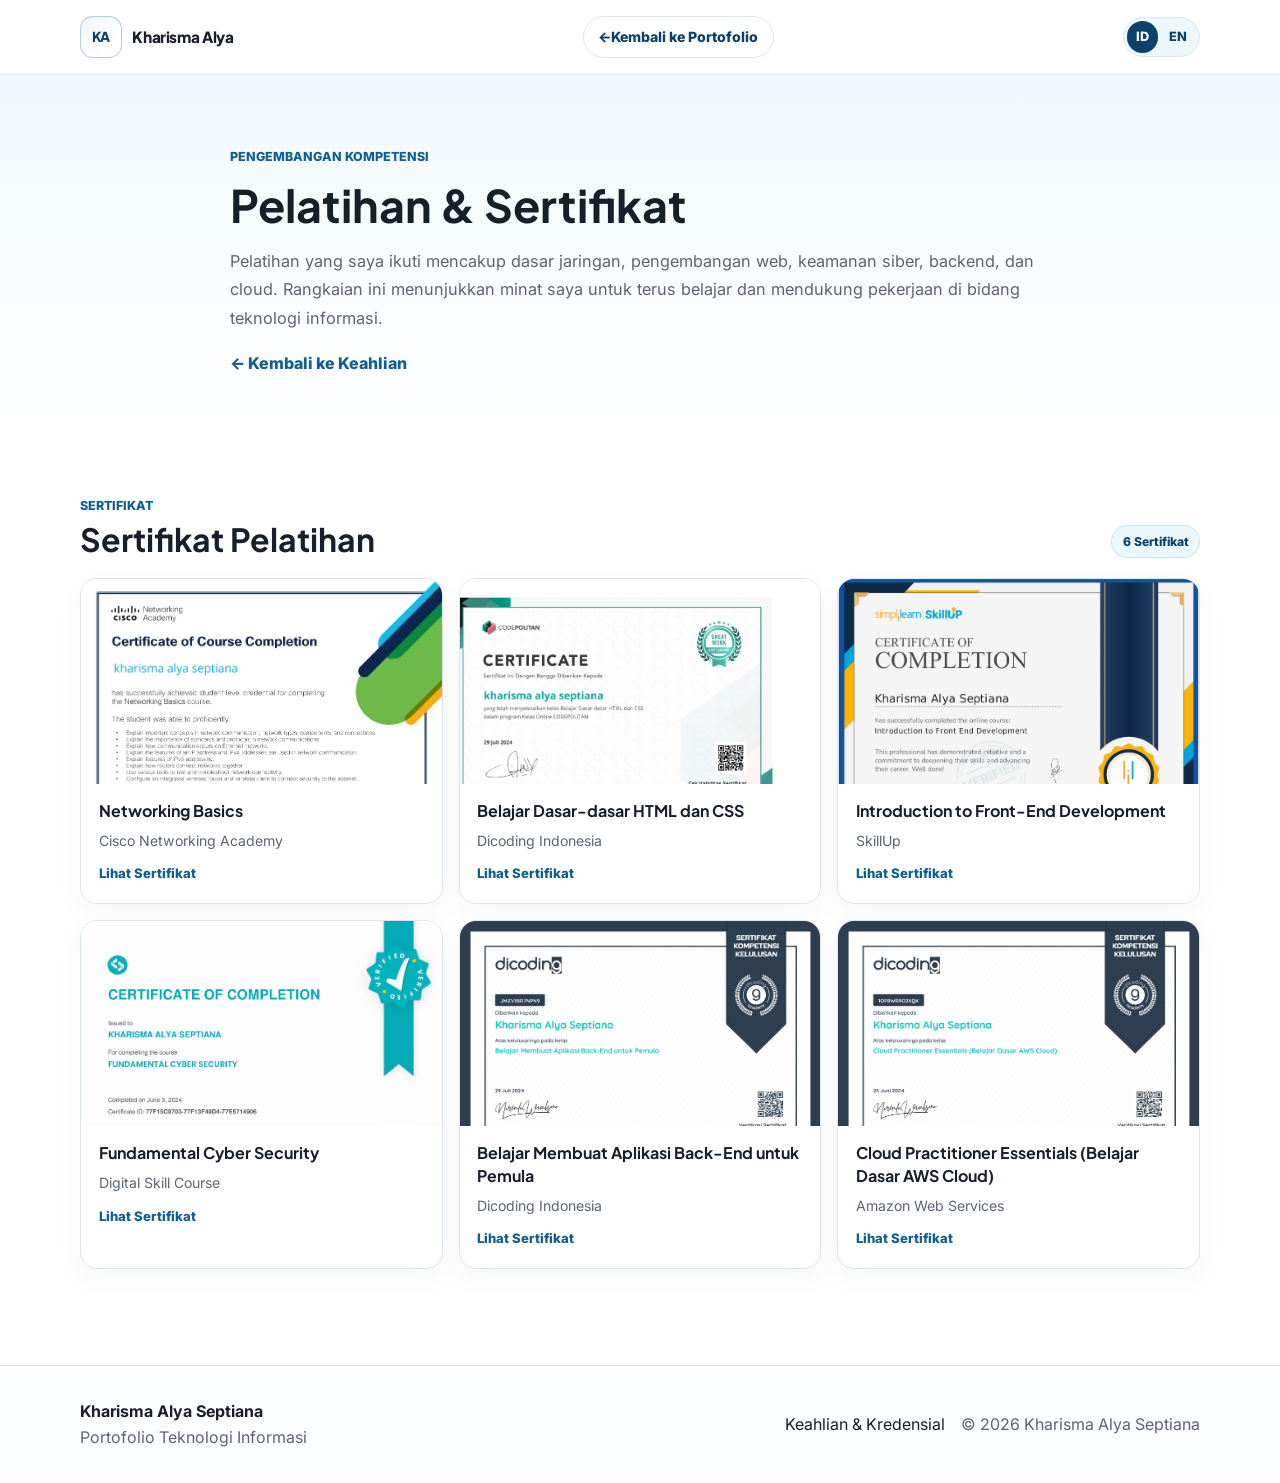
<file: training.html>
<!doctype html>
<html lang="id">
  <head>
    <meta charset="utf-8" />
    <meta name="viewport" content="width=device-width, initial-scale=1" />
    <title>Pelatihan &amp; Sertifikat | Kharisma Alya Septiana</title>
    <meta name="description" content="Pelatihan dan sertifikat Kharisma Alya Septiana di bidang jaringan, pengembangan web, keamanan siber, backend, dan cloud." />
    <meta property="og:title" content="Pelatihan &amp; Sertifikat | Kharisma Alya Septiana" />
    <meta property="og:description" content="Pelatihan dan sertifikat Kharisma Alya Septiana." />
    <meta property="og:type" content="website" />
    <link rel="preconnect" href="https://fonts.googleapis.com" />
    <link rel="preconnect" href="https://fonts.gstatic.com" crossorigin />
    <link href="https://fonts.googleapis.com/css2?family=Inter:wght@400;500;600;700;800&family=Plus+Jakarta+Sans:wght@600;700;800&display=swap" rel="stylesheet" />
    <link rel="stylesheet" href="styles.css?v=font-scale-2" />
  </head>
  <body>
    <a class="skip-link" href="#main">Lewati ke konten</a>
    <header class="site-header">
      <nav class="nav wrap" aria-label="Primary navigation">
        <a class="brand" href="index.html#home" aria-label="Kharisma Alya Septiana home">
          <span class="brand-mark">KA</span>
          <span class="brand-name">Kharisma Alya</span>
        </a>
        <a class="btn btn-ghost other-back-link" href="index.html#skills"><span aria-hidden="true">&larr;</span> <span>Kembali ke Portofolio</span></a>
        <div class="language-switch" role="group" aria-label="Pilih bahasa" data-language-switch>
          <button type="button" data-language="id" aria-pressed="true" lang="id">ID</button>
          <button type="button" data-language="en" aria-pressed="false" lang="en">EN</button>
        </div>
      </nav>
    </header>
    <main id="main" class="training-page">
      <section class="training-page-hero section-band">
        <div class="wrap training-page-intro reveal">
          <p class="eyebrow">Pengembangan Kompetensi</p>
          <h1>Pelatihan &amp; Sertifikat</h1>
          <p>Pelatihan yang saya ikuti mencakup dasar jaringan, pengembangan web, keamanan siber, backend, dan cloud. Rangkaian ini menunjukkan minat saya untuk terus belajar dan mendukung pekerjaan di bidang teknologi informasi.</p>
          <a class="text-button" href="index.html#skills"><span aria-hidden="true">&larr;</span> <span>Kembali ke Keahlian</span></a>
        </div>
      </section>
      <section class="section training-archive-section">
        <div class="wrap">
          <div class="training-archive-heading reveal"><div><p class="eyebrow">Sertifikat</p><h2>Sertifikat Pelatihan</h2></div><span class="credential-count">6 Sertifikat</span></div>
          <div class="training-archive-grid">
            <article class="training-archive-card reveal"><a class="training-archive-image" href="assets/sertifikat%20Networking%20Basics_page-0001.jpg" data-certificate aria-label="Lihat sertifikat Networking Basics"><img src="assets/sertifikat%20Networking%20Basics_page-0001.jpg" alt="Sertifikat Networking Basics" loading="lazy" /></a><div class="training-archive-copy"><h3>Networking Basics</h3><p>Cisco Networking Academy</p><a class="text-button" href="assets/sertifikat%20Networking%20Basics_page-0001.jpg" data-certificate>Lihat Sertifikat</a></div></article>
            <article class="training-archive-card reveal"><a class="training-archive-image" href="assets/sertifikat%20Belajar%20Dasar-dasar%20HTML%20dan%20CSS.jpg" data-certificate aria-label="Lihat sertifikat Belajar Dasar-dasar HTML dan CSS"><img src="assets/sertifikat%20Belajar%20Dasar-dasar%20HTML%20dan%20CSS.jpg" alt="Sertifikat Belajar Dasar-dasar HTML dan CSS" loading="lazy" /></a><div class="training-archive-copy"><h3>Belajar Dasar-dasar HTML dan CSS</h3><p>Dicoding Indonesia</p><a class="text-button" href="assets/sertifikat%20Belajar%20Dasar-dasar%20HTML%20dan%20CSS.jpg" data-certificate>Lihat Sertifikat</a></div></article>
            <article class="training-archive-card reveal"><a class="training-archive-image" href="assets/sertifikat%20Introduction%20to%20Front%20End%20Development.jpg" data-certificate aria-label="Lihat sertifikat Introduction to Front-End Development"><img src="assets/sertifikat%20Introduction%20to%20Front%20End%20Development.jpg" alt="Sertifikat Introduction to Front-End Development" loading="lazy" /></a><div class="training-archive-copy"><h3>Introduction to Front-End Development</h3><p>SkillUp</p><a class="text-button" href="assets/sertifikat%20Introduction%20to%20Front%20End%20Development.jpg" data-certificate>Lihat Sertifikat</a></div></article>
            <article class="training-archive-card reveal"><a class="training-archive-image" href="assets/sertifikat%20FUNDAMENTAL%20CYBER%20SECURITY.jpg" data-certificate aria-label="Lihat sertifikat Fundamental Cyber Security"><img src="assets/sertifikat%20FUNDAMENTAL%20CYBER%20SECURITY.jpg" alt="Sertifikat Fundamental Cyber Security" loading="lazy" /></a><div class="training-archive-copy"><h3>Fundamental Cyber Security</h3><p>Digital Skill Course</p><a class="text-button" href="assets/sertifikat%20FUNDAMENTAL%20CYBER%20SECURITY.jpg" data-certificate>Lihat Sertifikat</a></div></article>
            <article class="training-archive-card reveal"><a class="training-archive-image" href="assets/sertifikat%20Belajar%20Membuat%20Aplikasi%20Back-End%20untuk%20Pemula_page-0001.jpg" data-certificate aria-label="Lihat sertifikat Belajar Membuat Aplikasi Back-End untuk Pemula"><img src="assets/sertifikat%20Belajar%20Membuat%20Aplikasi%20Back-End%20untuk%20Pemula_page-0001.jpg" alt="Sertifikat Belajar Membuat Aplikasi Back-End untuk Pemula" loading="lazy" /></a><div class="training-archive-copy"><h3>Belajar Membuat Aplikasi Back-End untuk Pemula</h3><p>Dicoding Indonesia</p><a class="text-button" href="assets/sertifikat%20Belajar%20Membuat%20Aplikasi%20Back-End%20untuk%20Pemula_page-0001.jpg" data-certificate>Lihat Sertifikat</a></div></article>
            <article class="training-archive-card reveal"><a class="training-archive-image" href="assets/sertifikat%20Cloud%20Practitioner%20Essentials%20(Belajar%20Dasar%20AWS%20Cloud)_page-0001.jpg" data-certificate aria-label="Lihat sertifikat Cloud Practitioner Essentials"><img src="assets/sertifikat%20Cloud%20Practitioner%20Essentials%20(Belajar%20Dasar%20AWS%20Cloud)_page-0001.jpg" alt="Sertifikat Cloud Practitioner Essentials" loading="lazy" /></a><div class="training-archive-copy"><h3>Cloud Practitioner Essentials (Belajar Dasar AWS Cloud)</h3><p>Amazon Web Services</p><a class="text-button" href="assets/sertifikat%20Cloud%20Practitioner%20Essentials%20(Belajar%20Dasar%20AWS%20Cloud)_page-0001.jpg" data-certificate>Lihat Sertifikat</a></div></article>
          </div>
        </div>
      </section>
    </main>
    <footer class="footer"><div class="wrap footer-grid"><div><strong>Kharisma Alya Septiana</strong><p>Information Technology Portfolio</p></div><a href="index.html#skills">Skills &amp; Credentials</a><p>&copy; <span id="year">2026</span> Kharisma Alya Septiana</p></div></footer>
    <div class="modal" data-modal hidden><div class="modal-backdrop" data-close-modal></div><section class="modal-panel" role="dialog" aria-modal="true" aria-labelledby="modal-title" tabindex="-1"><button class="modal-close" type="button" data-close-modal aria-label="Tutup dialog">&times;</button><div class="modal-content" data-modal-content></div></section></div>
    <script src="translations.js?v=portfolio-content-4"></script>
    <script src="script.js?v=portfolio-content-2"></script>
  </body>
</html>
</file>
<file: styles.css>
:root {
  --primary: #0f5f8f;
  --primary-dark: #0b416a;
  --light-blue: #c7eaf4;
  --very-light: #eef8fb;
  --ink: #17202a;
  --muted: #5b6573;
  --line: #dbe7ee;
  --white: #ffffff;
  --radius: 18px;
  --shadow: 0 18px 50px rgba(15, 95, 143, 0.12);
}

* {
  box-sizing: border-box;
}

html {
  scroll-behavior: smooth;
}

body {
  margin: 0;
  color: var(--ink);
  background: var(--white);
  font-family: Inter, system-ui, -apple-system, BlinkMacSystemFont, "Segoe UI", sans-serif;
  line-height: 1.65;
}

body.modal-open {
  overflow: hidden;
}

img {
  display: block;
  max-width: 100%;
}

a {
  color: inherit;
  text-decoration: none;
}

button,
a {
  -webkit-tap-highlight-color: transparent;
}

button {
  font: inherit;
}

.skip-link {
  position: fixed;
  left: 1rem;
  top: 1rem;
  z-index: 100;
  padding: 0.65rem 1rem;
  border-radius: 999px;
  color: var(--white);
  background: var(--primary-dark);
  transform: translateY(-140%);
}

.skip-link:focus {
  transform: translateY(0);
}

.wrap {
  width: min(1120px, calc(100% - 40px));
  margin: 0 auto;
}

.site-header {
  position: sticky;
  top: 0;
  z-index: 50;
  border-bottom: 1px solid rgba(219, 231, 238, 0.82);
  background: rgba(255, 255, 255, 0.9);
  backdrop-filter: blur(16px);
}

.nav {
  display: flex;
  min-height: 74px;
  align-items: center;
  justify-content: space-between;
  gap: 1.5rem;
}

.brand {
  display: inline-flex;
  flex-shrink: 0;
  align-items: center;
  gap: 0.65rem;
  font-weight: 800;
  color: var(--ink);
  text-decoration: none;
}

.brand-mark {
  display: grid;
  flex: 0 0 42px;
  width: 42px;
  height: 42px;
  place-items: center;
  padding: 0;
  border: 1px solid rgba(15, 95, 143, 0.3);
  border-radius: 13px;
  color: var(--primary-dark);
  background: linear-gradient(145deg, #eef8fb, #ffffff 78%);
  font-family: "Plus Jakarta Sans", sans-serif;
  font-size: 0.86rem;
  font-weight: 800;
  letter-spacing: -0.04em;
  line-height: 1;
}

.brand-name {
  position: relative;
  white-space: nowrap;
  color: var(--ink);
  font-family: "Plus Jakarta Sans", sans-serif;
  font-size: 0.96rem;
  font-weight: 800;
  letter-spacing: -0.025em;
  line-height: 1.15;
}

.nav-menu {
  display: flex;
  align-items: center;
  gap: 1.25rem;
  color: var(--muted);
  font-size: 0.95rem;
  font-weight: 700;
}

.language-switch {
  display: inline-flex;
  flex-shrink: 0;
  gap: 0.15rem;
  padding: 0.2rem;
  border: 1px solid var(--line);
  border-radius: 999px;
  background: var(--very-light);
}

.language-switch button {
  padding: 0.35rem 0.55rem;
  border: 0;
  border-radius: 999px;
  color: var(--primary-dark);
  background: transparent;
  font-size: 0.8rem;
  font-weight: 800;
  cursor: pointer;
}

.language-switch button[aria-pressed="true"] {
  color: var(--white);
  background: var(--primary-dark);
}

.language-switch button:focus-visible {
  outline: 2px solid var(--primary);
  outline-offset: 2px;
}

@media (max-width: 1100px) {
  .nav {
    gap: 0.7rem;
  }

  .nav-menu {
    gap: 0.85rem;
  }
}

@media (max-width: 980px) {
  .language-switch {
    margin-left: auto;
  }

  .nav-toggle {
    order: 3;
    display: block;
  }

  .nav-menu {
    position: absolute;
    left: 14px;
    right: 14px;
    top: calc(100% + 8px);
    display: none;
    flex-direction: column;
    align-items: stretch;
    gap: 0;
    border: 1px solid var(--line);
    border-radius: 16px;
    padding: 0.6rem;
    background: var(--white);
    box-shadow: var(--shadow);
  }

  .nav-menu.is-open {
    display: flex;
  }
}

.nav-menu a {
  padding: 0.55rem 0;
}

.nav-menu a:hover,
.nav-menu a:focus-visible {
  color: var(--primary);
}

.nav-toggle {
  display: none;
  width: 44px;
  height: 44px;
  border: 1px solid var(--line);
  border-radius: 12px;
  background: var(--white);
  cursor: pointer;
}

.nav-toggle span {
  display: block;
  width: 19px;
  height: 2px;
  margin: 4px auto;
  border-radius: 99px;
  background: var(--ink);
}

.section,
.section-band {
  padding: 96px 0;
}

.section-soft {
  background: linear-gradient(180deg, var(--very-light), #ffffff 78%);
}

.hero {
  min-height: calc(100vh - 74px);
  display: grid;
  align-items: center;
  overflow: hidden;
  background: linear-gradient(180deg, #f7fcfe 0%, #ffffff 75%);
}

.hero-grid {
  display: grid;
  grid-template-columns: minmax(0, 1fr) minmax(320px, 430px);
  align-items: center;
  gap: 4rem;
}

.eyebrow {
  margin: 0 0 0.8rem;
  color: var(--primary);
  font-size: 0.78rem;
  font-weight: 800;
  letter-spacing: 0;
  text-transform: uppercase;
}

h1,
h2,
h3 {
  margin: 0;
  font-family: "Plus Jakarta Sans", Inter, sans-serif;
  line-height: 1.12;
  letter-spacing: 0;
}

h1 {
  max-width: 760px;
  font-size: 3.8rem;
}

h2 {
  font-size: 2.2rem;
}

h3 {
  font-size: 1.12rem;
}

p {
  margin: 0;
}

.hero-text {
  max-width: 620px;
  margin-top: 1.35rem;
  color: var(--muted);
  font-size: 1.04rem;
}

.hero-actions {
  display: flex;
  flex-wrap: wrap;
  gap: 0.85rem;
  margin-top: 2rem;
}

.btn {
  display: inline-flex;
  min-height: 48px;
  align-items: center;
  justify-content: center;
  border: 1px solid transparent;
  border-radius: 999px;
  padding: 0.75rem 1.15rem;
  font-weight: 800;
}

.btn-primary {
  color: var(--white);
  background: var(--primary);
  box-shadow: 0 12px 24px rgba(15, 95, 143, 0.22);
}

.btn-primary:hover,
.btn-primary:focus-visible {
  background: var(--primary-dark);
}

.btn-ghost {
  color: var(--primary-dark);
  border-color: var(--line);
  background: var(--white);
}

.hero-meta {
  display: grid;
  grid-template-columns: repeat(3, minmax(0, 1fr));
  gap: 0.8rem;
  max-width: 680px;
  margin: 2.2rem 0 0;
}

.hero-meta div {
  min-width: 0;
  padding: 1rem;
  border: 1px solid var(--line);
  border-radius: 16px;
  background: rgba(255, 255, 255, 0.78);
}

.hero-meta dt {
  color: var(--muted);
  font-size: 0.76rem;
  font-weight: 800;
  text-transform: uppercase;
}

.hero-meta dd {
  margin: 0.2rem 0 0;
  font-weight: 800;
}

.hero-meta .focus-list {
  display: grid;
  gap: 0.2rem;
}

.hero-visual {
  display: flex;
  justify-content: center;
}

.portrait-card {
  width: min(100%, 410px);
  border: 1px solid rgba(15, 95, 143, 0.16);
  border-radius: 28px;
  padding: 1rem;
  background: var(--white);
  box-shadow: var(--shadow);
}

.portrait-frame {
  overflow: hidden;
  aspect-ratio: 4 / 5;
  border-radius: 22px;
  background: #111;
}

.portrait-photo {
  width: 100%;
  height: 100%;
  object-fit: cover;
  object-position: 62% center;
}

.portrait-caption {
  display: flex;
  justify-content: space-between;
  gap: 1rem;
  padding: 1rem 0.2rem 0;
}

.portrait-caption span {
  color: var(--muted);
}

.two-column,
.achievement-grid,
.org-grid,
.contact-grid {
  display: grid;
  grid-template-columns: 0.42fr 0.58fr;
  gap: 3rem;
}

.section-heading {
  max-width: 420px;
}

.section-heading p:not(.eyebrow),
.section-title p {
  margin-top: 1rem;
  color: var(--muted);
}

.about-content {
  color: var(--muted);
  font-size: 1.02rem;
}

.about-content p + p {
  margin-top: 1rem;
}

.highlight-grid {
  display: grid;
  grid-template-columns: repeat(2, minmax(0, 1fr));
  gap: 0.9rem;
  margin-top: 1.5rem;
}

.highlight-grid article,
.small-card,
.experience-card,
.achievement-card,
.contact-card {
  border: 1px solid var(--line);
  border-radius: var(--radius);
  background: var(--white);
}

.highlight-grid article {
  padding: 1rem;
  border-color: rgba(15, 95, 143, 0.18);
  color: var(--primary-dark);
  background: rgba(238, 248, 251, 0.95);
  font-weight: 800;
}

.section-title {
  max-width: 700px;
  margin-bottom: 2.25rem;
}

.projects-heading-row {
  display: flex;
  align-items: flex-start;
  justify-content: space-between;
  gap: 2rem;
}

.projects-heading-row .section-title {
  margin-bottom: 1.5rem;
}

.projects-heading-row .section-title > p:last-child {
  max-width: 700px;
}

.projects-archive-link {
  min-height: 38px;
  flex: 0 0 auto;
  gap: 0.35rem;
  margin-top: 0.3rem;
  padding: 0.45rem 0.8rem;
  font-size: 0.8rem;
  white-space: nowrap;
}

@media (max-width: 760px) {
  .projects-heading-row {
    flex-direction: column;
    gap: 0;
  }

  .projects-heading-row .section-title {
    margin-bottom: 0.9rem;
  }

  .projects-archive-link {
    margin: 0 0 1.5rem;
  }
}

.section-title.compact {
  margin-top: 5rem;
}

.featured-grid {
  display: grid;
  grid-template-columns: repeat(2, minmax(0, 1fr));
  gap: 1rem;
  max-width: none;
  margin-inline: auto;
}

.project-card {
  overflow: hidden;
  border: 1px solid var(--line);
  border-radius: 20px;
  background: var(--white);
  box-shadow: 0 12px 36px rgba(23, 32, 42, 0.06);
  transition: transform 220ms ease, box-shadow 220ms ease;
}

.project-card:hover {
  transform: translateY(-4px);
  box-shadow: var(--shadow);
}

.project-card img {
  width: 100%;
  aspect-ratio: 16 / 9;
  object-fit: cover;
  background: var(--very-light);
}

.card-body {
  padding: 1rem;
}

.featured-grid .project-card {
  border-radius: 16px;
}

.featured-grid .project-card img {
  aspect-ratio: 2.2 / 1;
  object-fit: contain;
}

.featured-grid .card-body {
  padding: 0.85rem;
}

.featured-grid .card-body h3 {
  font-size: 1rem;
  line-height: 1.4;
}

.featured-grid .card-body > p:not(.project-subtitle) {
  margin-top: 0.5rem;
  font-size: 0.9rem;
  line-height: 1.55;
}

.featured-grid .tags {
  gap: 0.35rem;
  margin-top: 0.65rem;
}

.featured-grid .text-button {
  margin-top: 0.75rem;
}

.project-subtitle,
.muted {
  color: var(--muted);
}

.project-subtitle {
  margin-bottom: 0.35rem;
  font-size: 0.85rem;
  font-weight: 800;
}

.card-body > p:not(.project-subtitle) {
  margin-top: 0.75rem;
  color: var(--muted);
}

.tags,
.committee-list {
  display: flex;
  flex-wrap: wrap;
  gap: 0.5rem;
  margin-top: 1rem;
}

.tags span,
.committee-list span {
  border: 1px solid rgba(15, 95, 143, 0.18);
  border-radius: 999px;
  padding: 0.35rem 0.65rem;
  color: var(--primary-dark);
  background: rgba(238, 248, 251, 0.95);
  font-size: 0.78rem;
  font-weight: 800;
}

.text-button {
  margin-top: 1.1rem;
  border: 0;
  padding: 0;
  color: var(--primary);
  background: transparent;
  cursor: pointer;
  font-weight: 800;
}

.text-button:hover,
.text-button:focus-visible {
  color: var(--primary-dark);
  text-decoration: underline;
}

.small-project-grid {
  display: grid;
  grid-auto-columns: minmax(280px, calc((100% - 2rem) / 3));
  grid-auto-flow: column;
  gap: 1rem;
  overflow-x: auto;
  overscroll-behavior-inline: contain;
  scroll-snap-type: x mandatory;
  scrollbar-width: none;
  scroll-behavior: smooth;
  padding: 0.15rem 0 0.75rem;
}

.small-project-grid::-webkit-scrollbar {
  display: none;
}

.small-project-grid {
  cursor: grab;
  user-select: none;
  scroll-snap-type: x mandatory;
  scroll-behavior: smooth;
}

.small-project-grid.is-dragging {
  cursor: grabbing;
  scroll-behavior: auto;
  scroll-snap-type: none;
}

.small-project-grid.is-dragging * {
  pointer-events: none;
}

.small-card {
  min-width: 0;
  scroll-snap-align: start;
}

.project-carousel {
  position: relative;
}

.project-carousel-controls {
  display: flex;
  justify-content: flex-end;
  gap: 0.6rem;
  margin: -0.7rem 0 0.8rem;
}

.carousel-button {
  display: grid;
  width: 42px;
  height: 42px;
  place-items: center;
  border: 1px solid var(--line);
  border-radius: 50%;
  color: var(--primary-dark);
  background: var(--white);
  box-shadow: 0 5px 16px rgba(15, 23, 42, 0.08);
  cursor: pointer;
  font-size: 1.6rem;
  line-height: 1;
  transition: background 160ms ease, color 160ms ease, opacity 160ms ease;
}

.carousel-button:hover:not(:disabled) {
  color: var(--white);
  background: var(--primary);
}

.carousel-button:disabled {
  cursor: default;
  opacity: 0.38;
}

.carousel-button:focus-visible,
.small-project-grid:focus-visible {
  outline: 3px solid var(--primary);
  outline-offset: 3px;
}

.small-card {
  padding: 1.1rem;
}

.small-card p {
  margin-top: 0.65rem;
  color: var(--muted);
  font-size: 0.94rem;
}

.experience-list {
  display: grid;
  gap: 1rem;
}

.experience-card {
  display: grid;
  gap: 1rem;
  padding: 1.35rem;
}

.experience-card > p {
  color: var(--muted);
}

.achievement-card {
  display: grid;
  grid-template-columns: 130px 1fr;
  gap: 1.2rem;
  align-items: center;
  padding: 1.35rem;
}

.achievement-card h3 a {
  transition: color 180ms ease;
}

.achievement-card h3 a:hover,
.achievement-card h3 a:focus-visible {
  color: var(--primary);
}

.achievement-card p {
  margin-top: 0.65rem;
  color: var(--muted);
}

.certificate-thumb {
  display: grid;
  min-height: 150px;
  place-items: center;
  border-radius: 14px;
  color: var(--white);
  background:
    linear-gradient(160deg, var(--primary-dark), var(--primary)),
    var(--primary);
  font-weight: 800;
}

.certificate-modal img {
  max-height: 65vh;
  object-fit: contain;
}

.timeline {
  position: relative;
  display: grid;
  gap: 0;
  padding-left: 1.2rem;
}

.timeline::before {
  position: absolute;
  left: 0.35rem;
  top: 0.25rem;
  width: 2px;
  height: calc(100% - 0.5rem);
  background: var(--line);
  content: "";
}

.timeline-item {
  position: relative;
  padding: 0 0 2rem 1.2rem;
}

.timeline-item:last-child {
  padding-bottom: 0;
}

.timeline-dot {
  position: absolute;
  left: -1.18rem;
  top: 0.2rem;
  width: 14px;
  height: 14px;
  border: 3px solid var(--white);
  border-radius: 50%;
  background: var(--primary);
  box-shadow: 0 0 0 2px var(--primary);
}

.timeline-item p,
.timeline-item span {
  color: var(--muted);
}

.org-content {
  display: grid;
  gap: 1rem;
}

.contact-section {
  background:
    linear-gradient(120deg, rgba(238, 248, 251, 0.95), rgba(255, 255, 255, 0.95)),
    var(--white);
}

.contact-card {
  display: grid;
  gap: 0.9rem;
  padding: 1.5rem;
  box-shadow: var(--shadow);
}

.contact-card a:not(.btn) {
  color: var(--primary-dark);
  font-weight: 800;
}

.contact-card p {
  color: var(--muted);
}

.footer {
  border-top: 1px solid var(--line);
  padding: 2rem 0;
  color: var(--muted);
  background: #fbfdfe;
}

.footer-grid {
  display: grid;
  grid-template-columns: 1fr auto auto;
  align-items: center;
  gap: 1rem;
}

.footer strong,
.footer a {
  color: var(--ink);
}

.modal[hidden] {
  display: none;
}

.modal {
  position: fixed;
  inset: 0;
  z-index: 100;
  display: grid;
  place-items: center;
  padding: 1rem;
}

.modal-backdrop {
  position: absolute;
  inset: 0;
  background: rgba(11, 26, 39, 0.62);
}

.modal-panel {
  position: relative;
  width: min(900px, 100%);
  max-height: min(86vh, 850px);
  overflow: auto;
  border-radius: 22px;
  background: var(--white);
  box-shadow: 0 28px 80px rgba(0, 0, 0, 0.28);
}

.modal-close {
  position: sticky;
  top: 0.85rem;
  left: calc(100% - 3.25rem);
  display: grid;
  width: 38px;
  height: 38px;
  place-items: center;
  border: 1px solid var(--line);
  border-radius: 999px;
  color: var(--ink);
  background: var(--white);
  cursor: pointer;
  z-index: 2;
}

.modal-content {
  padding: 0 1.5rem 1.5rem;
}

.modal-content img {
  width: 100%;
  margin-bottom: 1.25rem;
  border-radius: 16px;
  background: var(--very-light);
}

.modal-content h2 {
  margin-bottom: 0.65rem;
}

.modal-content h3 {
  margin-top: 1.4rem;
  font-size: 1rem;
}

.modal-content p {
  margin-top: 0.45rem;
  color: var(--muted);
}

.detail-grid {
  display: grid;
  grid-template-columns: repeat(2, minmax(0, 1fr));
  gap: 1rem;
}

.reveal {
  transform: translateY(18px);
  opacity: 0;
  transition: transform 500ms ease, opacity 500ms ease;
}

.reveal.is-visible {
  transform: translateY(0);
  opacity: 1;
}

@media (prefers-reduced-motion: reduce) {
  html {
    scroll-behavior: auto;
  }

  .reveal {
    transform: none;
    opacity: 1;
    transition: none;
  }

  .project-card {
    transition: none;
  }
}

@media (max-width: 980px) {
  .hero-grid,
  .two-column,
  .achievement-grid,
  .org-grid,
  .contact-grid {
    grid-template-columns: 1fr;
    gap: 2rem;
  }

  .hero-visual {
    order: -1;
  }

  .portrait-card {
    max-width: 360px;
  }

  .footer-grid {
    grid-template-columns: 1fr;
  }
}

@media (max-width: 760px) {
  .wrap {
    width: min(100% - 28px, 1120px);
  }

  .nav-toggle {
    display: block;
  }

  .nav-menu {
    position: absolute;
    left: 14px;
    right: 14px;
    top: calc(100% + 8px);
    display: none;
    flex-direction: column;
    align-items: stretch;
    gap: 0;
    border: 1px solid var(--line);
    border-radius: 16px;
    padding: 0.6rem;
    background: var(--white);
    box-shadow: var(--shadow);
  }

  .nav-menu.is-open {
    display: flex;
  }

  .nav-menu a {
    padding: 0.8rem 0.85rem;
    border-radius: 10px;
  }

  .nav-menu a:hover,
  .nav-menu a:focus-visible {
    background: var(--very-light);
  }

  .section,
  .section-band {
    padding: 72px 0;
  }

  h1 {
    font-size: 2.75rem;
  }

  h2 {
    font-size: 1.9rem;
  }

  .hero {
    min-height: auto;
    padding-top: 36px;
  }

  .hero-meta,
  .featured-grid,
  .highlight-grid,
  .achievement-card,
  .detail-grid {
    grid-template-columns: 1fr;
  }

  .hero-actions .btn {
    flex: 1 1 180px;
  }

  .achievement-card {
    align-items: stretch;
  }
}

.internship-card {
  position: relative;
  overflow: hidden;
  gap: 1.15rem;
  padding: clamp(1.25rem, 3vw, 2rem);
  border-color: rgba(0, 132, 199, 0.24);
  background:
    radial-gradient(ellipse at top right, rgba(0, 132, 199, 0.09), transparent 42%),
    var(--white);
  box-shadow: 0 16px 40px rgba(20, 55, 80, 0.08);
}

.experience-list > .experience-card:not(.internship-card) {
  position: relative;
  overflow: hidden;
  gap: 1rem;
  padding: clamp(1.2rem, 2.6vw, 1.65rem);
  border-color: rgba(0, 132, 199, 0.2);
  background:
    radial-gradient(ellipse at top right, rgba(0, 132, 199, 0.065), transparent 40%),
    var(--white);
  box-shadow: 0 12px 30px rgba(20, 55, 80, 0.055);
  transition: transform 180ms ease, box-shadow 180ms ease, border-color 180ms ease;
}

.experience-list > .experience-card:not(.internship-card)::before {
  position: absolute;
  inset: 0 auto 0 0;
  width: 4px;
  background: linear-gradient(180deg, var(--primary), #63c5e8);
  content: "";
}

.experience-list > .experience-card:not(.internship-card):hover {
  transform: translateY(-2px);
  border-color: rgba(0, 132, 199, 0.4);
  box-shadow: 0 16px 34px rgba(20, 55, 80, 0.09);
}

.experience-list > .experience-card:not(.internship-card) > div:first-child {
  padding-bottom: 0.85rem;
  border-bottom: 1px solid var(--line);
}

.org-section {
  padding-block: 64px 52px;
}

.skills-section {
  padding-top: 64px;
}

.org-grid {
  grid-template-columns: 1fr;
  gap: 1.5rem;
}

.org-grid > .section-heading {
  max-width: none;
}

.org-content {
  grid-template-columns: minmax(0, 1.15fr) minmax(280px, 0.85fr);
  align-items: stretch;
  gap: 1rem;
}

.org-leadership-card {
  position: relative;
  overflow: hidden;
  align-content: start;
  gap: 0.75rem;
  padding: clamp(1.25rem, 2.8vw, 1.8rem);
  border-color: rgba(0, 132, 199, 0.22);
  background:
    radial-gradient(ellipse at top right, rgba(0, 132, 199, 0.08), transparent 42%),
    var(--white);
  box-shadow: 0 14px 34px rgba(20, 55, 80, 0.065);
}

.org-leadership-card::before {
  position: absolute;
  inset: 0 auto 0 0;
  width: 5px;
  background: linear-gradient(180deg, var(--primary), #63c5e8);
  content: "";
}

.org-leadership-card > .eyebrow {
  display: flex;
  align-items: center;
  gap: 0.55rem;
}

.org-leadership-card > .eyebrow::before {
  width: 8px;
  height: 8px;
  border-radius: 50%;
  background: var(--primary);
  box-shadow: 0 0 0 4px rgba(0, 132, 199, 0.1);
  content: "";
}

.committee-summary {
  display: flex;
  flex-direction: column;
  align-items: flex-start;
  gap: 0.65rem;
  padding: 1.25rem 1.35rem;
  border: 1px solid var(--line);
  border-radius: 18px;
  background: var(--white);
  box-shadow: 0 10px 28px rgba(20, 55, 80, 0.045);
}

.committee-summary .eyebrow {
  margin-bottom: 0.35rem;
}

.committee-summary h3 {
  font-size: 1.08rem;
}

.committee-summary > p:not(.eyebrow) {
  margin: 0;
  color: var(--muted);
  font-size: 0.9rem;
  line-height: 1.6;
}

.committee-more-link {
  min-height: 36px;
  gap: 0.35rem;
  margin-top: 0.15rem;
  padding: 0.4rem 0.75rem;
  font-size: 0.78rem;
}

.committee-page-hero {
  padding: 50px 0 70px;
  background: linear-gradient(180deg, #f1f9fc 0%, #ffffff 90%);
}

.committee-collage-placeholder {
  position: relative;
  display: flex;
  min-height: clamp(230px, 30vw, 370px);
  align-items: flex-end;
  gap: 1.25rem;
  overflow: hidden;
  padding: clamp(1.4rem, 4vw, 3rem);
  border: 1px solid rgba(15, 95, 143, 0.16);
  border-radius: 24px;
  color: var(--white);
  background:
    radial-gradient(ellipse at 78% 28%, rgba(199, 234, 244, 0.5), transparent 32%),
    linear-gradient(125deg, #0b416a 0%, #0f5f8f 54%, #55a9c7 100%);
  box-shadow: 0 20px 48px rgba(11, 65, 106, 0.16);
}

.committee-collage-placeholder::before,
.committee-collage-placeholder::after {
  position: absolute;
  top: 10%;
  right: 11%;
  width: 25%;
  height: 72%;
  border: 1px solid rgba(255, 255, 255, 0.23);
  border-radius: 18px;
  background: linear-gradient(155deg, rgba(255, 255, 255, 0.18), rgba(255, 255, 255, 0.035));
  content: "";
  transform: rotate(8deg);
}

.committee-collage-placeholder::after {
  right: 29%;
  transform: rotate(-7deg);
}

.collage-placeholder-mark,
.committee-collage-placeholder > div:not(.collage-placeholder-mark),
.collage-placeholder-count {
  position: relative;
  z-index: 1;
}

.collage-placeholder-mark {
  display: grid;
  width: 56px;
  height: 56px;
  flex: 0 0 56px;
  place-items: center;
  border: 1px solid rgba(255, 255, 255, 0.35);
  border-radius: 17px;
  background: rgba(255, 255, 255, 0.12);
  font-family: "Plus Jakarta Sans", sans-serif;
  font-weight: 800;
}

.committee-collage-placeholder .eyebrow {
  margin-bottom: 0.3rem;
  color: #c9edf7;
}

.collage-placeholder-title,
.collage-placeholder-note {
  margin: 0;
}

.collage-placeholder-title {
  font-family: "Plus Jakarta Sans", sans-serif;
  font-size: clamp(1.2rem, 2.7vw, 1.8rem);
  font-weight: 800;
}

.collage-placeholder-note {
  margin-top: 0.25rem;
  color: rgba(255, 255, 255, 0.78);
  font-size: 0.88rem;
}

.collage-placeholder-count {
  margin-left: auto;
  align-self: flex-start;
  border: 1px solid rgba(255, 255, 255, 0.25);
  border-radius: 999px;
  padding: 0.35rem 0.7rem;
  color: rgba(255, 255, 255, 0.9);
  background: rgba(255, 255, 255, 0.08);
  font-size: 0.75rem;
  font-weight: 700;
}

.committee-page-intro {
  max-width: 840px;
  margin-top: 3rem;
}

.committee-page-intro h1 {
  font-size: clamp(1.9rem, 4vw, 2.8rem);
}

.committee-page-intro > p:last-child {
  margin: 1rem 0 0;
  color: var(--muted);
  font-size: 1.02rem;
  line-height: 1.8;
}

.committee-page-content {
  padding-top: 54px;
}

.committee-page-grid {
  display: grid;
  grid-template-columns: minmax(0, 1.35fr) minmax(270px, 0.65fr);
  gap: 1.2rem;
  align-items: stretch;
}

.committee-detail-card,
.committee-certificate-card {
  padding: clamp(1.25rem, 2.6vw, 1.8rem);
  border: 1px solid var(--line);
  border-radius: 20px;
  background: var(--white);
  box-shadow: 0 12px 32px rgba(20, 55, 80, 0.055);
}

.committee-detail-card h2,
.committee-certificate-card h2 {
  font-size: 1.3rem;
}

.committee-activity-tags {
  display: flex;
  flex-wrap: wrap;
  gap: 0.55rem;
  margin-top: 1.1rem;
}

.committee-activity-tags span {
  padding: 0.45rem 0.7rem;
  border: 1px solid rgba(15, 95, 143, 0.16);
  border-radius: 999px;
  color: var(--primary-dark);
  background: var(--very-light);
  font-size: 0.82rem;
  font-weight: 700;
}

.committee-detail-card > p:last-child,
.committee-certificate-card > p:not(.eyebrow) {
  margin: 1rem 0 0;
  color: var(--muted);
  font-size: 0.93rem;
}

.committee-certificate-icon {
  display: grid;
  width: 44px;
  height: 44px;
  margin-bottom: 1rem;
  place-items: center;
  border-radius: 14px;
  color: var(--primary);
  background: var(--very-light);
  font-size: 1.25rem;
}

.committee-certificate-card .btn {
  margin-top: 1.1rem;
}

@media (max-width: 760px) {
  .committee-page-grid {
    grid-template-columns: 1fr;
  }
}

@media (max-width: 560px) {
  .committee-page-hero {
    padding: 32px 0 48px;
  }

  .committee-collage-placeholder {
    min-height: 220px;
    align-items: flex-end;
    gap: 0.8rem;
    padding: 1.1rem;
  }

  .collage-placeholder-mark {
    width: 42px;
    height: 42px;
    flex-basis: 42px;
    border-radius: 13px;
    font-size: 0.85rem;
  }

  .collage-placeholder-count {
    position: absolute;
    top: 0.9rem;
    right: 0.9rem;
  }

  .committee-page-intro {
    margin-top: 2rem;
  }
}

.org-meta {
  display: flex;
  align-items: center;
  justify-content: space-between;
  flex-wrap: wrap;
  gap: 0.7rem;
  padding-bottom: 0.85rem;
  border-bottom: 1px solid var(--line);
  color: var(--muted);
}

.org-description {
  max-width: 68ch;
  color: var(--muted);
  line-height: 1.65;
}

.org-certificates {
  min-width: 0;
  padding: 1rem;
  border: 1px solid var(--line);
  border-radius: 16px;
  background: var(--white);
  box-shadow: 0 10px 28px rgba(20, 55, 80, 0.05);
}

.org-certificates-heading {
  display: flex;
  align-items: center;
  justify-content: space-between;
  gap: 0.75rem;
  margin-bottom: 0.75rem;
}

.org-certificates-heading .eyebrow {
  margin-bottom: 0.25rem;
}

.org-certificates-heading h3 {
  color: var(--ink);
  font-size: 1.05rem;
}

.org-certificate-link {
  display: block;
  overflow: hidden;
  border: 1px solid var(--line);
  border-radius: 12px;
  color: var(--primary-dark);
  background: var(--very-light);
  font-weight: 800;
  text-align: center;
  text-decoration: none;
}

.org-certificate-link img {
  display: block;
  width: 100%;
  max-height: 210px;
  object-fit: contain;
  background: #f4eee4;
}

.org-certificate-link span {
  display: block;
  padding: 0.65rem;
}

.org-certificates > p {
  margin-top: 0.65rem;
  color: var(--muted);
  font-size: 0.85rem;
}

.committee-news {
  grid-column: 1 / -1;
  min-width: 0;
  overflow: hidden;
}

.committee-news > h3 {
  font-size: 1.15rem;
}

.committee-news > p {
  margin: 0.25rem 0 1rem;
  color: var(--muted);
  font-size: 0.92rem;
}

.committee-marquee {
  overflow: hidden;
  padding: 0.2rem 0 0.75rem;
  mask-image: linear-gradient(to right, transparent, #000 3%, #000 97%, transparent);
}

.committee-track {
  display: flex;
  width: max-content;
  gap: 0;
  animation: committee-scroll 44s linear infinite;
}

.committee-marquee:hover .committee-track,
.committee-marquee:focus-within .committee-track {
  animation-play-state: paused;
}

.committee-story {
  flex: 0 0 260px;
  margin-right: 1rem;
  overflow: hidden;
  border: 1px solid var(--line);
  border-radius: 18px;
  background: var(--white);
  box-shadow: 0 8px 24px rgba(23, 32, 42, 0.05);
}

.committee-photo {
  position: relative;
  display: grid;
  height: 148px;
  place-items: center;
  color: var(--primary-dark);
  background: linear-gradient(135deg, #e8f5fa, #f7f2e9 55%, #e3edf1);
}

.committee-photo::before,
.committee-photo::after {
  position: absolute;
  width: 110px;
  height: 110px;
  border: 1px solid rgba(15, 95, 143, 0.12);
  border-radius: 50%;
  content: "";
}

.committee-photo::after {
  width: 74px;
  height: 74px;
}

.committee-photo > span {
  z-index: 1;
  border-radius: 999px;
  padding: 0.4rem 0.7rem;
  background: rgba(255, 255, 255, 0.84);
  font-size: 0.75rem;
  font-weight: 700;
}

.committee-photo > b {
  position: absolute;
  top: 0.75rem;
  right: 0.8rem;
  color: rgba(15, 95, 143, 0.42);
  font-family: var(--display-font, inherit);
  font-size: 1.1rem;
}

.committee-story-copy {
  padding: 0.9rem 1rem 1.05rem;
}

.committee-story-copy > span {
  color: var(--primary);
  font-size: 0.68rem;
  font-weight: 800;
  letter-spacing: 0.08em;
  text-transform: uppercase;
}

.committee-story-copy h4 {
  margin-top: 0.3rem;
  font-size: 0.98rem;
  line-height: 1.35;
}

.committee-story-copy p {
  margin-top: 0.35rem;
  color: var(--muted);
  font-size: 0.84rem;
}

@keyframes committee-scroll {
  to { transform: translateX(-50%); }
}

@media (prefers-reduced-motion: reduce) {
  .committee-marquee {
    overflow-x: auto;
    mask-image: none;
  }

  .committee-track {
    animation: none;
  }
}

@media (max-width: 980px) {
  .org-content {
    grid-template-columns: 1fr;
  }
}

.credentials-content {
  display: grid;
  gap: 1.25rem;
}

.credentials-content > h3,
.training-section > h3 {
  margin: 0 0 0.65rem;
  color: var(--ink);
  font-size: 1.15rem;
}

.skill-group > h3 {
  margin: 0;
  color: var(--ink);
  font-size: 1.08rem;
}

.skill-group > .tags {
  margin-top: 0.6rem;
}

.skills-section .two-column {
  grid-template-columns: 1fr;
  gap: 1.5rem;
}

.skills-section .section-heading {
  max-width: none;
}

.skills-section .section-heading h2 {
  max-width: 18ch;
}

.skills-section .credentials-content {
  grid-template-columns: repeat(3, minmax(0, 1fr));
  align-items: start;
  column-gap: 1.25rem;
  row-gap: 1rem;
}

.skills-section .skill-group {
  min-width: 0;
  padding: 1.1rem 1.2rem;
  border: 1px solid var(--line);
  border-radius: 16px;
  background: linear-gradient(145deg, rgba(232, 247, 253, 0.55), var(--white) 70%);
}

.skills-section .training-section,
.skills-section .certificate-section {
  grid-column: 1 / -1;
  padding: 1.2rem;
  border: 1px solid var(--line);
  border-radius: 16px;
  background: var(--white);
}

.skills-section .training-section {
  border-top: 1px solid var(--line);
}

.skills-section .training-grid {
  grid-template-columns: repeat(4, minmax(0, 1fr));
}

.skills-section .training-card {
  min-height: 92px;
}

.skills-section .certificate-section {
  border-top: 1px solid var(--line);
  background: linear-gradient(145deg, rgba(232, 247, 253, 0.42), var(--white) 65%);
}

.skills-section .certificate-card {
  grid-template-columns: 180px minmax(0, 1fr);
  max-width: none;
}

.skills-section .training-section .certificate-card {
  grid-template-columns: 180px minmax(0, 1fr);
  max-width: none;
}

.skills-section .training-section .training-feature-art img {
  height: 210px;
  object-fit: cover;
  object-position: center 62%;
}

.projects-section .project-carousel,
.committee-news .committee-marquee {
  display: none;
}

.project-carousel[hidden],
.committee-news[hidden] {
  display: none !important;
}

.committee-detail-link {
  min-height: 36px;
  padding: 0.4rem 0.75rem;
  font-size: 0.78rem;
}

@media (max-width: 980px) {
  .skills-section .credentials-content {
    grid-template-columns: repeat(2, minmax(0, 1fr));
  }

  .skills-section .training-grid {
    grid-template-columns: repeat(2, minmax(0, 1fr));
  }
}

@media (max-width: 760px) {
  .org-content {
    grid-template-columns: 1fr;
  }

  .skills-section .credentials-content {
    grid-template-columns: 1fr;
  }

  .skills-section .skill-group,
  .skills-section .training-section,
  .skills-section .certificate-section {
    grid-column: 1;
  }
}

@media (max-width: 560px) {
  .skills-section .training-grid {
    grid-template-columns: 1fr;
  }

  .skills-section .certificate-card {
    grid-template-columns: 1fr;
  }

  .skills-section .training-section .certificate-card {
    grid-template-columns: 1fr;
  }
}

.projects-section {
  padding-bottom: 32px;
}

.other-back-link {
  min-height: 42px;
  padding: 0.55rem 0.9rem;
  font-size: 0.88rem;
}

.other-projects-hero {
  padding: 76px 0 68px;
  background:
    radial-gradient(circle at 83% 18%, rgba(199, 234, 244, 0.72), transparent 27%),
    linear-gradient(180deg, #f2fafc 0%, #ffffff 100%);
}

.other-projects-hero-inner {
  max-width: 760px;
}

.other-projects-hero .eyebrow {
  display: flex;
  align-items: center;
  gap: 0.7rem;
}

.other-projects-hero .eyebrow span {
  border: 1px solid rgba(15, 95, 143, 0.15);
  border-radius: 999px;
  padding: 0.2rem 0.6rem;
  background: rgba(255, 255, 255, 0.82);
  font-size: 0.68rem;
  letter-spacing: 0.03em;
}

.other-projects-hero h1 {
  font-size: clamp(2rem, 4.4vw, 3.1rem);
}

.other-projects-hero-inner > p:not(.eyebrow) {
  max-width: 640px;
  margin: 1rem 0 0;
  color: var(--muted);
  font-size: 1.08rem;
}

.other-projects-hero .text-button {
  display: inline-block;
  margin-top: 1.35rem;
}

.other-project-list {
  padding-top: 58px;
}

.other-project-grid {
  display: grid;
  grid-template-columns: repeat(2, minmax(0, 1fr));
  gap: 1rem;
}

.other-project-card {
  position: relative;
  display: flex;
  min-height: 230px;
  gap: 1.1rem;
  overflow: hidden;
  padding: 1.4rem;
  border: 1px solid var(--line);
  border-radius: 18px;
  background: var(--white);
  box-shadow: 0 10px 28px rgba(15, 23, 42, 0.045);
  transition: transform 180ms ease, box-shadow 180ms ease, border-color 180ms ease;
}

.other-project-card:hover {
  transform: translateY(-4px);
  border-color: rgba(15, 95, 143, 0.3);
  box-shadow: 0 18px 36px rgba(15, 95, 143, 0.11);
}

.other-project-number {
  display: grid;
  flex: 0 0 42px;
  width: 42px;
  height: 42px;
  place-items: center;
  border: 1px solid rgba(15, 95, 143, 0.12);
  border-radius: 14px;
  color: var(--primary);
  background: var(--very-light);
  font-size: 0.78rem;
  font-weight: 800;
}

.other-project-content .eyebrow {
  margin: 0 0 0.55rem;
  font-size: 0.68rem;
}

.other-project-content h2 {
  font-size: 1.12rem;
  line-height: 1.35;
}

.other-project-content > p:not(.eyebrow) {
  margin: 0.65rem 0 0;
  color: var(--muted);
  font-size: 0.92rem;
  line-height: 1.6;
}

.other-project-content .tags {
  margin-top: 0.85rem;
}

.experience-section {
  padding-top: 32px;
}

.credentials-content > .tags {
  margin-top: -0.55rem;
}

@media (max-width: 760px) {
  .other-project-grid {
    grid-template-columns: 1fr;
  }
}

@media (max-width: 560px) {
  .other-projects-hero {
    padding: 56px 0 48px;
  }

  .other-project-card {
    min-height: 0;
    gap: 0.85rem;
    padding: 1.1rem;
  }

  .other-back-link {
    min-height: 38px;
    padding: 0.45rem 0.65rem;
    font-size: 0.75rem;
  }
}

.training-section,
.certificate-section {
  padding-top: 1.15rem;
  border-top: 1px solid var(--line);
}

.training-summary-heading {
  display: flex;
  align-items: flex-start;
  justify-content: space-between;
  gap: 0.8rem;
}

.training-summary-heading .eyebrow {
  margin: 0 0 0.25rem;
}

.training-summary-heading h3 {
  margin: 0;
  color: var(--ink);
  font-size: 1.08rem;
}

.training-count-badge {
  flex: 0 0 auto;
  margin-top: 0.05rem;
  border: 1px solid rgba(15, 95, 143, 0.17);
  border-radius: 999px;
  padding: 0.12rem 0.5rem;
  color: var(--primary-dark);
  background: var(--very-light);
  font-size: 0.68rem;
  font-weight: 800;
}

.training-summary > div h3 {
  margin: 0;
  color: var(--ink);
  font-size: 1.08rem;
}

.training-summary > p {
  max-width: 760px;
  margin: 0.7rem 0 0;
  color: var(--muted);
  font-size: 0.92rem;
}

.training-more-link {
  min-height: 36px;
  gap: 0.35rem;
  margin-top: 0.8rem;
  padding: 0.4rem 0.75rem;
  font-size: 0.78rem;
}

.training-page-hero {
  padding: 72px 0 66px;
  background: linear-gradient(180deg, #f1f9fc 0%, #ffffff 100%);
}

.training-page-intro {
  max-width: 820px;
}

.training-page-intro h1 {
  font-size: clamp(1.9rem, 4vw, 2.8rem);
}

.training-page-intro > p:not(.eyebrow) {
  margin: 1rem 0 0;
  color: var(--muted);
  font-size: 1.02rem;
  line-height: 1.75;
}

.training-page-intro .text-button {
  display: inline-block;
  margin-top: 1.1rem;
}

.training-archive-section {
  padding-top: 54px;
}

.training-archive-heading {
  display: flex;
  align-items: flex-end;
  justify-content: space-between;
  gap: 1rem;
  margin-bottom: 1.25rem;
}

.training-archive-heading .eyebrow {
  margin-bottom: 0.35rem;
}

.training-archive-heading h2 {
  font-size: clamp(1.5rem, 3vw, 2rem);
}

.training-archive-grid {
  display: grid;
  grid-template-columns: repeat(3, minmax(0, 1fr));
  gap: 1rem;
}

.training-archive-card {
  overflow: hidden;
  border: 1px solid var(--line);
  border-radius: 17px;
  background: var(--white);
  box-shadow: 0 10px 28px rgba(20, 55, 80, 0.045);
  transition: transform 180ms ease, box-shadow 180ms ease;
}

.training-archive-card:hover {
  transform: translateY(-3px);
  box-shadow: 0 16px 34px rgba(15, 95, 143, 0.1);
}

.training-archive-image {
  display: grid;
  height: 205px;
  place-items: center;
  overflow: hidden;
  background: #f2f7f9;
}

.training-archive-image img {
  width: 100%;
  height: 100%;
  object-fit: contain;
}

.training-archive-copy {
  padding: 1rem 1.1rem 1.1rem;
}

.training-archive-copy h3 {
  font-size: 1rem;
  line-height: 1.4;
}

.training-archive-copy p {
  margin: 0.4rem 0 0;
  color: var(--muted);
  font-size: 0.88rem;
}

.training-archive-copy .text-button {
  display: inline-block;
  margin-top: 0.7rem;
  font-size: 0.82rem;
}

@media (max-width: 900px) {
  .training-archive-grid {
    grid-template-columns: repeat(2, minmax(0, 1fr));
  }
}

@media (max-width: 560px) {
  .training-page-hero {
    padding: 54px 0 48px;
  }

  .training-archive-grid {
    grid-template-columns: 1fr;
  }

  .training-archive-heading {
    align-items: flex-start;
  }

  .training-archive-image {
    height: 220px;
  }
}

.training-grid {
  display: grid;
  grid-template-columns: repeat(2, minmax(0, 1fr));
  gap: 0.65rem;
}

.training-card {
  overflow: hidden;
  border: 1px solid var(--line);
  border-radius: 13px;
  background: var(--white);
  transition: transform 160ms ease, border-color 160ms ease, box-shadow 160ms ease;
}

.training-card img {
  display: block;
  width: 100%;
  aspect-ratio: 1.6;
  object-fit: contain;
  background: #f3f7f9;
}

.training-card > div {
  padding: 0.8rem;
}

.training-card:hover {
  transform: translateY(-2px);
  border-color: rgba(0, 132, 199, 0.4);
  box-shadow: 0 8px 20px rgba(20, 55, 80, 0.065);
}

.training-card h4,
.certificate-info h4 {
  color: var(--ink);
  font-size: 0.92rem;
  line-height: 1.4;
}

.training-card p {
  margin-top: 0.25rem;
  color: var(--muted);
  font-size: 0.82rem;
}

.credentials-section-heading {
  display: flex;
  align-items: center;
  justify-content: space-between;
  gap: 1rem;
  margin-bottom: 0.75rem;
}

.credentials-section-heading .eyebrow {
  margin-bottom: 0.2rem;
}

.credentials-section-heading h3 {
  color: var(--ink);
  font-size: 1.15rem;
}

.credential-count {
  padding: 0.35rem 0.65rem;
  border: 1px solid rgba(0, 132, 199, 0.18);
  border-radius: 999px;
  color: var(--primary-dark);
  background: rgba(232, 247, 253, 0.8);
  font-size: 0.76rem;
  font-weight: 800;
  white-space: nowrap;
}

.certificate-card {
  display: grid;
  grid-template-columns: minmax(130px, 0.34fr) minmax(0, 1fr);
  gap: 1rem;
  padding: 0.85rem;
  border: 1px solid rgba(0, 132, 199, 0.24);
  border-radius: 16px;
  background: linear-gradient(135deg, rgba(232, 247, 253, 0.72), var(--white) 65%);
  box-shadow: 0 12px 30px rgba(20, 55, 80, 0.07);
}

.certificate-art {
  display: grid;
  min-height: 165px;
  align-content: center;
  justify-items: center;
  gap: 0.7rem;
  border: 1px solid rgba(255, 255, 255, 0.3);
  border-radius: 12px;
  color: var(--white);
  background:
    radial-gradient(circle at center, rgba(255, 255, 255, 0.12), transparent 38%),
    linear-gradient(145deg, var(--primary-dark), var(--primary));
  text-align: center;
}

.certificate-art-image {
  overflow: hidden;
  border-color: var(--line);
  background: var(--white);
}

.certificate-art-image img {
  width: 100%;
  max-height: 260px;
  object-fit: contain;
}

.certificate-seal {
  display: grid;
  width: 3.5rem;
  height: 3.5rem;
  place-items: center;
  border: 1px solid rgba(255, 255, 255, 0.72);
  border-radius: 50%;
  font-size: 0.78rem;
  font-weight: 800;
}

.certificate-caption {
  font-size: 0.64rem;
  font-weight: 800;
  letter-spacing: 0.13em;
  line-height: 1.5;
}

.certificate-info {
  align-self: center;
  padding: 0.35rem;
}

.certificate-meta {
  display: flex;
  align-items: center;
  gap: 0.5rem;
  margin-bottom: 0.4rem;
  color: var(--primary-dark);
  font-size: 0.76rem;
  font-weight: 800;
  text-transform: uppercase;
  letter-spacing: 0.06em;
}

.certificate-meta span {
  padding: 0.15rem 0.45rem;
  border-radius: 999px;
  color: var(--muted);
  background: rgba(15, 95, 143, 0.08);
}

.certificate-info > p:not(.certificate-meta) {
  margin-top: 0.5rem;
  color: var(--muted);
  font-size: 0.9rem;
  line-height: 1.55;
}

.certificate-info .tags {
  margin-top: 0.65rem;
}

@media (max-width: 560px) {
  .training-grid {
    grid-template-columns: 1fr;
  }

  .certificate-card {
    grid-template-columns: 1fr;
  }

  .certificate-art {
    min-height: 125px;
  }
}

@media (max-width: 560px) {
  .org-section {
    padding-block: 48px 38px;
  }

  .skills-section {
    padding-top: 48px;
  }

  .committee-list {
    grid-template-columns: repeat(2, minmax(0, 1fr));
  }
}

.experience-list > .experience-card:not(.internship-card) .eyebrow {
  display: flex;
  align-items: center;
  gap: 0.55rem;
  margin-bottom: 0.45rem;
}

.experience-list > .experience-card:not(.internship-card) .eyebrow::before {
  width: 7px;
  height: 7px;
  border-radius: 50%;
  background: var(--primary);
  box-shadow: 0 0 0 4px rgba(0, 132, 199, 0.1);
  content: "";
}

.experience-list > .experience-card:not(.internship-card) > p {
  max-width: 78ch;
  line-height: 1.65;
}

.internship-card::before {
  position: absolute;
  inset: 0 auto 0 0;
  width: 5px;
  background: linear-gradient(180deg, var(--primary), #63c5e8);
  content: "";
}

.internship-label {
  display: flex;
  align-items: center;
  gap: 0.55rem;
  margin-bottom: 0.65rem;
}

.internship-label::before {
  width: 8px;
  height: 8px;
  border-radius: 50%;
  background: var(--primary);
  box-shadow: 0 0 0 4px rgba(0, 132, 199, 0.12);
  content: "";
}

.internship-heading {
  display: flex;
  align-items: center;
  justify-content: space-between;
  gap: 1rem;
}

.internship-heading h3 {
  font-size: clamp(1.2rem, 2.4vw, 1.55rem);
}

.internship-heading h3 span {
  color: var(--muted);
  font-weight: 500;
}

.internship-period {
  flex: 0 0 auto;
  padding: 0.45rem 0.75rem;
  border: 1px solid rgba(0, 132, 199, 0.18);
  border-radius: 999px;
  color: var(--primary-dark);
  background: rgba(232, 247, 253, 0.8);
  font-size: 0.85rem;
  font-weight: 700;
}

.internship-role {
  margin-top: 0.45rem;
  color: var(--primary-dark);
  font-weight: 600;
}

.internship-duties {
  display: grid;
  gap: 0.65rem;
  margin: 0;
  padding: 1rem 0 0;
  border-top: 1px solid var(--line);
  list-style: none;
}

.internship-duties li {
  position: relative;
  padding-left: 1.5rem;
  color: var(--muted);
  line-height: 1.6;
}

.internship-duties li::before {
  position: absolute;
  left: 0.15rem;
  top: 0.62em;
  width: 7px;
  height: 7px;
  border-radius: 50%;
  background: var(--primary);
  content: "";
}

.publication-card {
  grid-column: 1 / -1;
  grid-template-columns: 1fr;
  gap: 1.25rem;
  align-items: start;
  padding: clamp(1.25rem, 3vw, 2rem);
  border-color: rgba(0, 132, 199, 0.2);
  background:
    radial-gradient(ellipse at top right, rgba(0, 132, 199, 0.08), transparent 38%),
    var(--white);
  box-shadow: 0 14px 36px rgba(20, 55, 80, 0.07);
}

.publication-heading h3 {
  margin-top: 0.2rem;
  font-size: clamp(1.35rem, 2.5vw, 1.75rem);
}

.publication-heading .muted {
  margin-top: 0.3rem;
}

.publication-list {
  display: grid;
  grid-template-columns: repeat(2, minmax(0, 1fr));
  gap: 0.8rem;
}

.publication-item {
  display: grid;
  grid-template-columns: auto minmax(0, 1fr);
  align-items: start;
  gap: 0.85rem;
  padding: 1rem;
  border: 1px solid var(--line);
  border-radius: 14px;
  background: rgba(255, 255, 255, 0.82);
  transition: border-color 160ms ease, transform 160ms ease, box-shadow 160ms ease;
}

.publication-item:hover {
  transform: translateY(-2px);
  border-color: rgba(0, 132, 199, 0.45);
  box-shadow: 0 8px 20px rgba(20, 55, 80, 0.07);
}

.publication-year {
  display: inline-grid;
  min-width: 3.5rem;
  min-height: 2.2rem;
  place-items: center;
  border-radius: 9px;
  color: var(--primary-dark);
  background: rgba(232, 247, 253, 0.9);
  font-size: 0.85rem;
  font-weight: 800;
}

.publication-item .publication-source {
  margin: 0;
  color: var(--muted);
  font-size: 0.86rem;
  line-height: 1.45;
}

.publication-source span {
  display: inline-block;
  margin-left: 0.35rem;
  padding: 0.15rem 0.45rem;
  border: 1px solid rgba(0, 132, 199, 0.18);
  border-radius: 999px;
  color: var(--primary-dark);
  background: rgba(232, 247, 253, 0.7);
  font-size: 0.68rem;
  font-weight: 700;
  white-space: nowrap;
}

.publication-item h4 {
  margin-top: 0.45rem;
  color: var(--ink);
  font-size: 0.98rem;
  line-height: 1.5;
}

.publication-item h4 a {
  color: inherit;
  text-decoration: none;
}

.publication-item h4 a:hover,
.publication-item h4 a:focus-visible {
  color: var(--primary-dark);
  text-decoration: underline;
  text-underline-offset: 0.16em;
}

@media (max-width: 760px) {
  .publication-list {
    grid-template-columns: 1fr;
  }
}

@media (max-width: 760px) {
  .internship-heading {
    align-items: flex-start;
    flex-direction: column;
    gap: 0.55rem;
  }
}

@media (max-width: 560px) {
  .brand-name {
    display: none;
  }

  .hero-text {
    font-size: 1rem;
  }

  h1 {
    font-size: 2.25rem;
  }

  h2 {
    font-size: 1.65rem;
  }

  .portrait-caption {
    display: grid;
  }

  .small-project-grid {
    grid-auto-columns: minmax(min(82vw, 340px), 1fr);
  }

  .modal {
    padding: 0.5rem;
  }

  .modal-content {
    padding: 0 1rem 1rem;
  }
}

.experience-list > .experience-card:not(.internship-card) > div:first-child {
  position: relative;
  padding-right: 8.5rem;
}

.experience-period {
  display: inline-flex;
  align-items: center;
  min-height: 2rem;
  padding: 0.35rem 0.7rem;
  border: 1px solid rgba(0, 132, 199, 0.18);
  border-radius: 999px;
  color: var(--primary-dark);
  background: rgba(232, 247, 253, 0.85);
  font-size: 0.82rem;
  font-weight: 700;
  line-height: 1.2;
}

.experience-list > .experience-card:not(.internship-card) > div:first-child > .experience-period {
  position: absolute;
  top: 0;
  right: 0;
}

.achievement-grid {
  grid-template-columns: repeat(3, minmax(0, 1fr));
  align-items: stretch;
  gap: 1rem;
}

.achievement-section-heading {
  grid-column: 1 / -1;
}

.achievement-grid > .achievement-card:not(.publication-card) {
  width: 100%;
  align-self: stretch;
  border-color: rgba(0, 132, 199, 0.2);
  box-shadow: 0 12px 28px rgba(20, 55, 80, 0.055);
  transition: transform 180ms ease, box-shadow 180ms ease;
}

.achievement-grid > .achievement-card:not(.publication-card):hover {
  transform: translateY(-3px);
  box-shadow: 0 16px 34px rgba(20, 55, 80, 0.09);
}

.achievement-grid > .achievement-card:not(.publication-card) .certificate-thumb {
  min-height: 110px;
}

.achievement-grid > .achievement-card:not(.publication-card) {
  grid-template-columns: minmax(0, 0.72fr) minmax(0, 1.28fr);
  gap: 1rem;
  min-width: 0;
  padding: 1.1rem;
}

.achievement-grid > .achievement-card:not(.publication-card) h3 {
  font-size: 1.05rem;
  line-height: 1.4;
}

.achievement-grid > .achievement-card:not(.publication-card) p {
  font-size: 0.9rem;
  line-height: 1.55;
}

@media (max-width: 760px) {
  .experience-list > .experience-card:not(.internship-card) > div:first-child {
    padding-right: 0;
  }

  .experience-list > .experience-card:not(.internship-card) > div:first-child > .experience-period {
    position: static;
    margin-top: 0.65rem;
  }
}

@media (max-width: 980px) {
  .achievement-grid {
    grid-template-columns: repeat(2, minmax(0, 1fr));
  }
}

@media (max-width: 640px) {
  .achievement-grid {
    grid-template-columns: 1fr;
  }

  .achievement-grid > .achievement-card:not(.publication-card) {
    grid-template-columns: 96px minmax(0, 1fr);
    padding: 1rem;
  }
}

@media (min-width: 761px) and (max-width: 980px) {
  .nav-toggle {
    display: block;
  }
}
</file>
